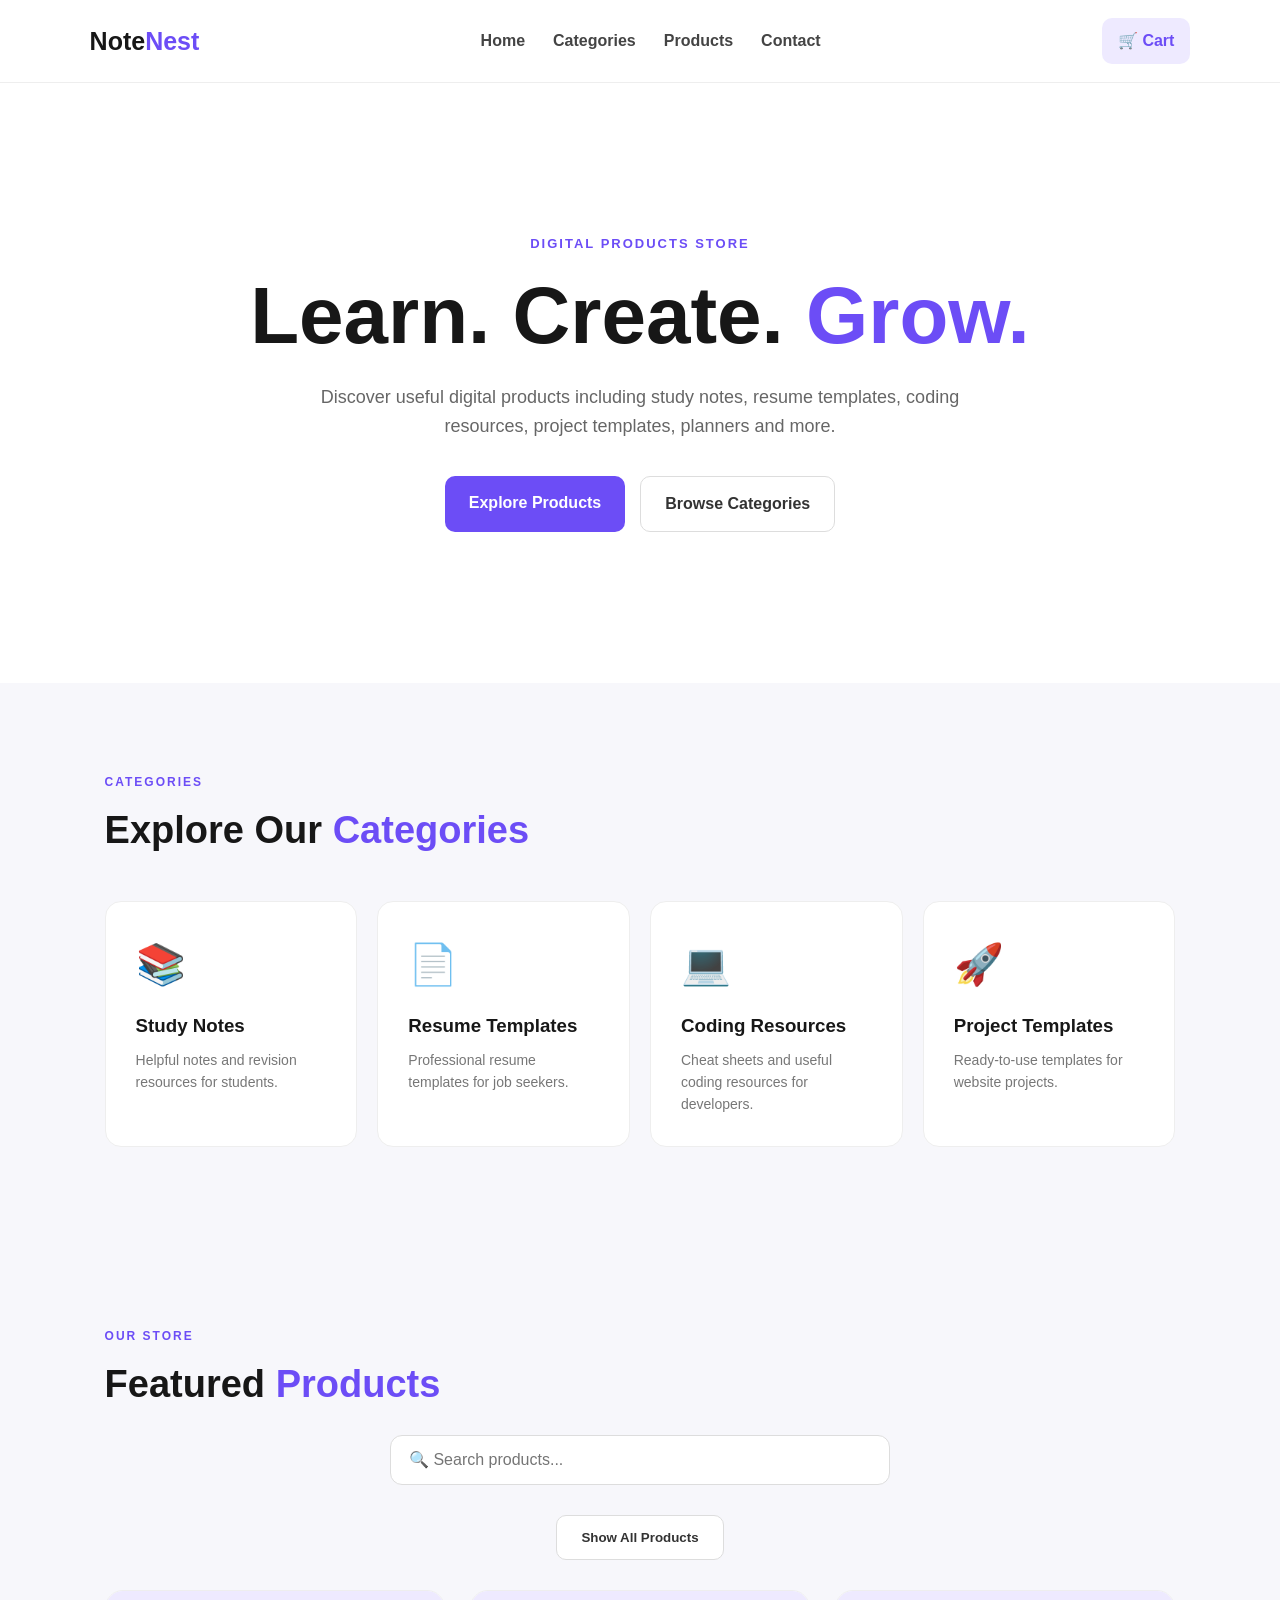
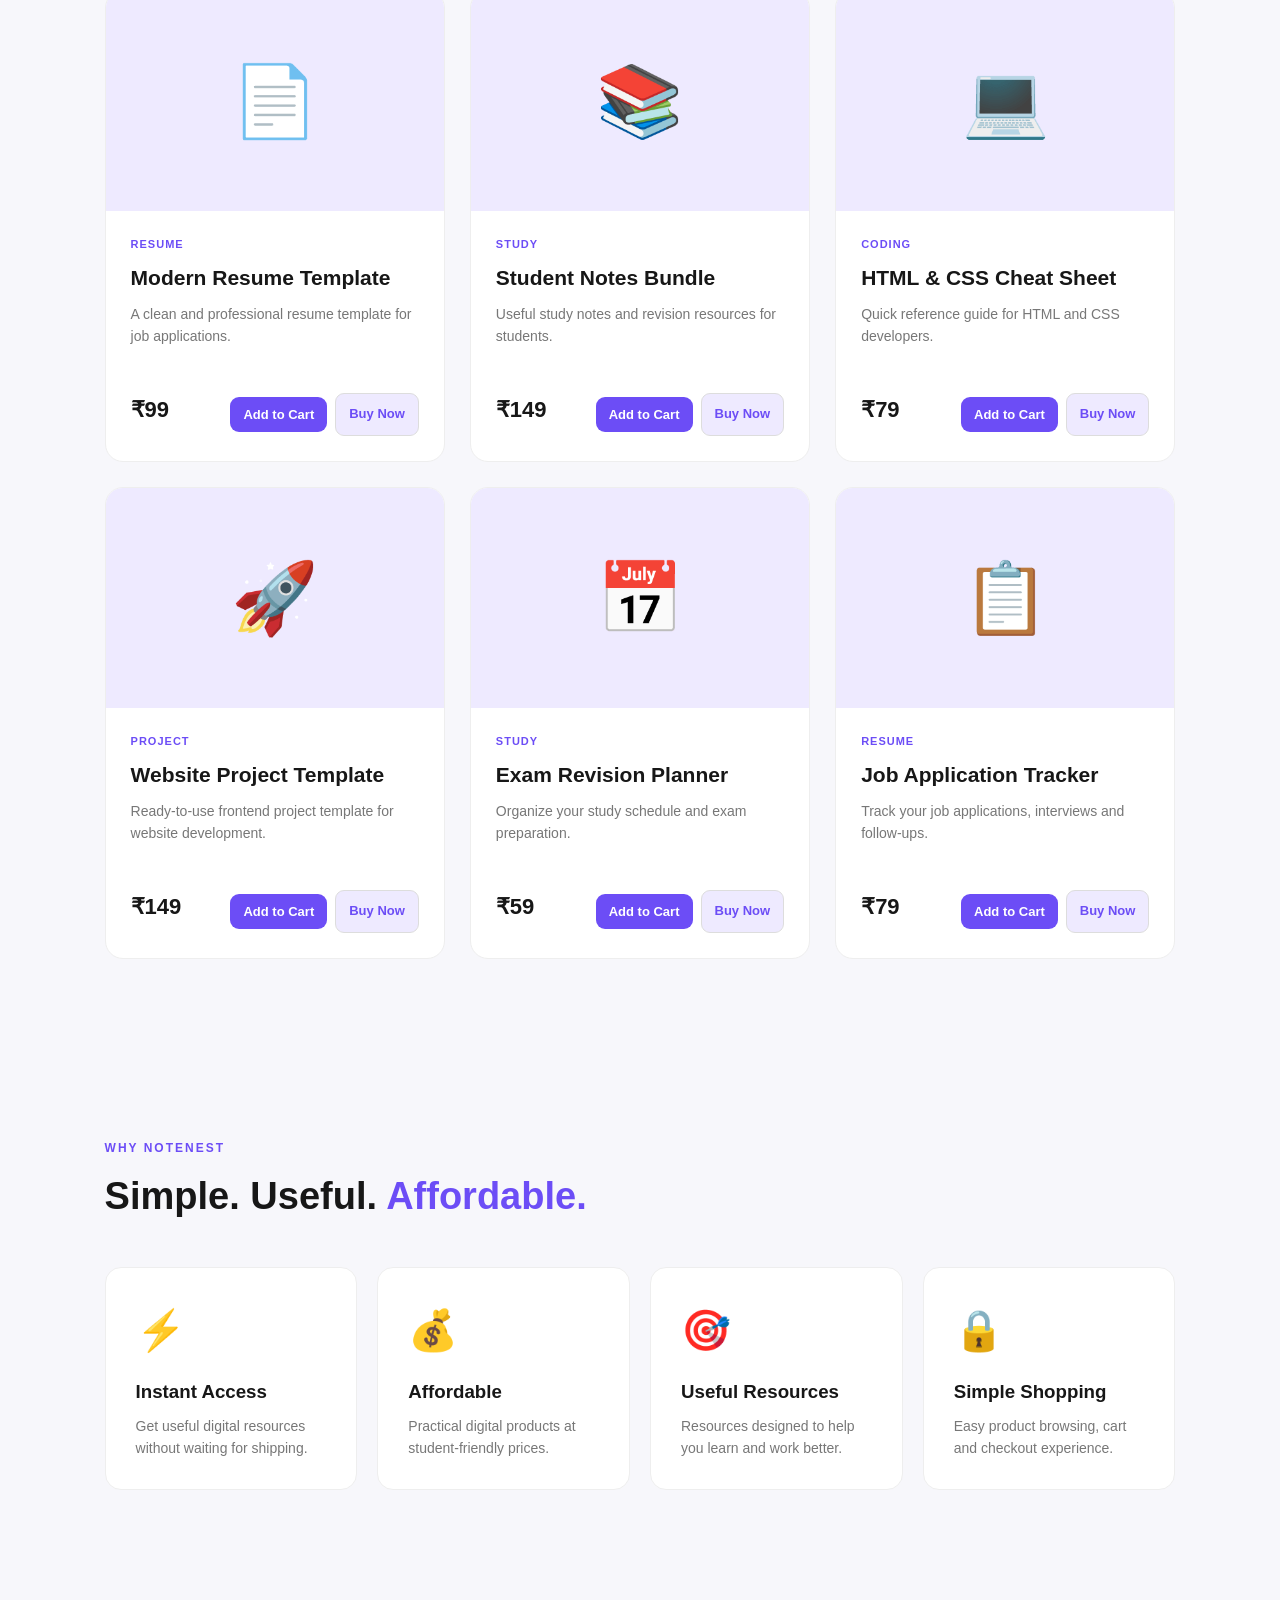
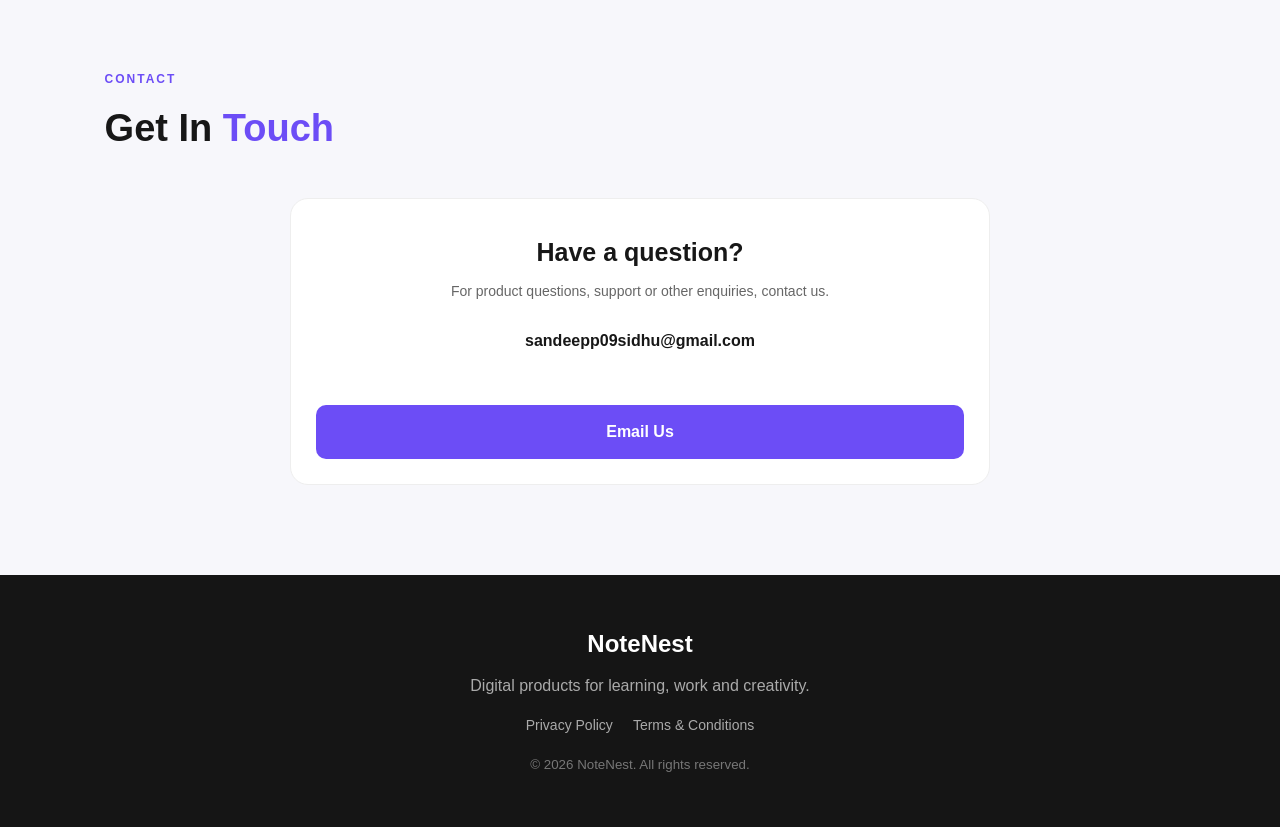
<file: index.html>
<!DOCTYPE html>
<html lang="en">

<head>
    <meta charset="UTF-8">

    <meta name="viewport"
          content="width=device-width, initial-scale=1.0">

    <meta name="description"
          content="NoteNest - Digital products, notes, resume templates, coding resources and project templates.">

    <meta name="author"
          content="NoteNest">

    <title>NoteNest | Digital Products Store</title>

    <link rel="icon"
          type="image/svg+xml"
          href="./favicon.svg">

    <link rel="stylesheet"
          href="style.css">
</head>

<body>

<!-- ================= NAVBAR ================= -->

<header class="navbar">

    <h2 class="logo">
        Note<span>Nest</span>
    </h2>

    <nav>
        <a href="#home">Home</a>
        <a href="#categories">Categories</a>
        <a href="#products">Products</a>
        <a href="#contact">Contact</a>
    </nav>

    <a href="cart.html"
       class="cart-btn">
        🛒 Cart
    </a>

</header>


<!-- ================= HERO ================= -->

<section id="home" class="hero">

    <div class="hero-content">

        <p class="small-title">
            DIGITAL PRODUCTS STORE
        </p>

        <h1>
            Learn. Create.
            <span>Grow.</span>
        </h1>

        <p class="hero-description">
            Discover useful digital products including
            study notes, resume templates, coding resources,
            project templates, planners and more.
        </p>

        <div class="hero-buttons">

            <a href="#products"
               class="primary-btn">
                Explore Products
            </a>

            <a href="#categories"
               class="secondary-btn">
                Browse Categories
            </a>

        </div>

    </div>

</section>


<!-- ================= CATEGORIES ================= -->

<section id="categories"
         class="section">

    <p class="section-label">
        CATEGORIES
    </p>

    <h2>
        Explore Our
        <span>Categories</span>
    </h2>


    <div class="category-grid">

        <!-- STUDY -->

        <div class="category-card"
             onclick="filterProducts('study')">

            <div class="icon">
                📚
            </div>

            <h3>
                Study Notes
            </h3>

            <p>
                Helpful notes and revision resources
                for students.
            </p>

        </div>


        <!-- RESUME -->

        <div class="category-card"
             onclick="filterProducts('resume')">

            <div class="icon">
                📄
            </div>

            <h3>
                Resume Templates
            </h3>

            <p>
                Professional resume templates
                for job seekers.
            </p>

        </div>


        <!-- CODING -->

        <div class="category-card"
             onclick="filterProducts('coding')">

            <div class="icon">
                💻
            </div>

            <h3>
                Coding Resources
            </h3>

            <p>
                Cheat sheets and useful coding
                resources for developers.
            </p>

        </div>


        <!-- PROJECT -->

        <div class="category-card"
             onclick="filterProducts('project')">

            <div class="icon">
                🚀
            </div>

            <h3>
                Project Templates
            </h3>

            <p>
                Ready-to-use templates for
                website projects.
            </p>

        </div>

    </div>

</section>


<!-- ================= PRODUCTS ================= -->

<section id="products"
         class="section">

    <p class="section-label">
        OUR STORE
    </p>

    <h2>
        Featured
        <span>Products</span>
    </h2>


    <!-- SEARCH -->

    <div class="search-box">

        <input
            type="text"
            id="productSearch"
            placeholder="🔍 Search products..."
            onkeyup="searchProducts()">

    </div>


    <!-- SHOW ALL -->

    <div style="text-align:center; margin-bottom:30px;">

        <button
            class="secondary-btn"
            onclick="showAllProducts()">

            Show All Products

        </button>

    </div>


    <div class="product-grid">


        <!-- PRODUCT 1 -->

        <div class="product-card">

            <div class="product-image">
                📄
            </div>

            <div class="product-info">

                <p class="product-category">
                    RESUME
                </p>

                <h3>
                    Modern Resume Template
                </h3>

                <p>
                    A clean and professional resume
                    template for job applications.
                </p>

                <div class="product-footer">

                    <strong>
                        ₹99
                    </strong>

                    <div class="product-actions">

                        <button
                            class="primary-btn"
                            onclick="addToCart('Modern Resume Template', 99)">

                            Add to Cart

                        </button>

                        <a href="product.html"
                           class="buy-btn">

                            Buy Now

                        </a>

                    </div>

                </div>

            </div>

        </div>


        <!-- PRODUCT 2 -->

        <div class="product-card">

            <div class="product-image">
                📚
            </div>

            <div class="product-info">

                <p class="product-category">
                    STUDY
                </p>

                <h3>
                    Student Notes Bundle
                </h3>

                <p>
                    Useful study notes and revision
                    resources for students.
                </p>

                <div class="product-footer">

                    <strong>
                        ₹149
                    </strong>

                    <div class="product-actions">

                        <button
                            class="primary-btn"
                            onclick="addToCart('Student Notes Bundle', 149)">

                            Add to Cart

                        </button>

                        <a href="notes.html"
                           class="buy-btn">

                            Buy Now

                        </a>

                    </div>

                </div>

            </div>

        </div>


        <!-- PRODUCT 3 -->

        <div class="product-card">

            <div class="product-image">
                💻
            </div>

            <div class="product-info">

                <p class="product-category">
                    CODING
                </p>

                <h3>
                    HTML & CSS Cheat Sheet
                </h3>

                <p>
                    Quick reference guide for
                    HTML and CSS developers.
                </p>

                <div class="product-footer">

                    <strong>
                        ₹79
                    </strong>

                    <div class="product-actions">

                        <button
                            class="primary-btn"
                            onclick="addToCart('HTML & CSS Cheat Sheet', 79)">

                            Add to Cart

                        </button>

                        <a href="coding.html"
                           class="buy-btn">

                            Buy Now

                        </a>

                    </div>

                </div>

            </div>

        </div>


        <!-- PRODUCT 4 -->

        <div class="product-card">

            <div class="product-image">
                🚀
            </div>

            <div class="product-info">

                <p class="product-category">
                    PROJECT
                </p>

                <h3>
                    Website Project Template
                </h3>

                <p>
                    Ready-to-use frontend project
                    template for website development.
                </p>

                <div class="product-footer">

                    <strong>
                        ₹149
                    </strong>

                    <div class="product-actions">

                        <button
                            class="primary-btn"
                            onclick="addToCart('Website Project Template', 149)">

                            Add to Cart

                        </button>

                        <a href="project.html"
                           class="buy-btn">

                            Buy Now

                        </a>

                    </div>

                </div>

            </div>

        </div>


        <!-- PRODUCT 5 -->

        <div class="product-card">

            <div class="product-image">
                📅
            </div>

            <div class="product-info">

                <p class="product-category">
                    STUDY
                </p>

                <h3>
                    Exam Revision Planner
                </h3>

                <p>
                    Organize your study schedule
                    and exam preparation.
                </p>

                <div class="product-footer">

                    <strong>
                        ₹59
                    </strong>

                    <div class="product-actions">

                        <button
                            class="primary-btn"
                            onclick="addToCart('Exam Revision Planner', 59)">

                            Add to Cart

                        </button>

                        <a href="planner.html"
                           class="buy-btn">

                            Buy Now

                        </a>

                    </div>

                </div>

            </div>

        </div>


        <!-- PRODUCT 6 -->

        <div class="product-card">

            <div class="product-image">
                📋
            </div>

            <div class="product-info">

                <p class="product-category">
                    RESUME
                </p>

                <h3>
                    Job Application Tracker
                </h3>

                <p>
                    Track your job applications,
                    interviews and follow-ups.
                </p>

                <div class="product-footer">

                    <strong>
                        ₹79
                    </strong>

                    <div class="product-actions">

                        <button
                            class="primary-btn"
                            onclick="addToCart('Job Application Tracker', 79)">

                            Add to Cart

                        </button>

                        <a href="tracker.html"
                           class="buy-btn">

                            Buy Now

                        </a>

                    </div>

                </div>

            </div>

        </div>

    </div>

</section>


<!-- ================= WHY NOTENEST ================= -->

<section class="section">

    <p class="section-label">
        WHY NOTENEST
    </p>

    <h2>
        Simple. Useful.
        <span>Affordable.</span>
    </h2>


    <div class="category-grid">

        <div class="category-card">

            <div class="icon">
                ⚡
            </div>

            <h3>
                Instant Access
            </h3>

            <p>
                Get useful digital resources
                without waiting for shipping.
            </p>

        </div>


        <div class="category-card">

            <div class="icon">
                💰
            </div>

            <h3>
                Affordable
            </h3>

            <p>
                Practical digital products
                at student-friendly prices.
            </p>

        </div>


        <div class="category-card">

            <div class="icon">
                🎯
            </div>

            <h3>
                Useful Resources
            </h3>

            <p>
                Resources designed to help
                you learn and work better.
            </p>

        </div>


        <div class="category-card">

            <div class="icon">
                🔒
            </div>

            <h3>
                Simple Shopping
            </h3>

            <p>
                Easy product browsing,
                cart and checkout experience.
            </p>

        </div>

    </div>

</section>


<!-- ================= CONTACT ================= -->

<section id="contact"
         class="section">

    <p class="section-label">
        CONTACT
    </p>

    <h2>
        Get In
        <span>Touch</span>
    </h2>


    <div class="product-card">

        <div class="product-info">

            <h3>
                Have a question?
            </h3>

            <p>
                For product questions, support
                or other enquiries, contact us.
            </p>

            <br>

            <strong>
                sandeepp09sidhu@gmail.com
            </strong>

            <br><br>

            <a
                href="mailto:sandeepp09sidhu@gmail.com"
                class="primary-btn">

                Email Us

            </a>

        </div>

    </div>

</section>


<!-- ================= FOOTER ================= -->

<footer>

    <h2>
        NoteNest
    </h2>

    <p>
        Digital products for learning,
        work and creativity.
    </p>


    <div class="footer-links">

        <a href="privacy.html">
            Privacy Policy
        </a>

        <a href="terms.html">
            Terms & Conditions
        </a>

    </div>


    <small>
        © 2026 NoteNest. All rights reserved.
    </small>

</footer>


<!-- ================= JAVASCRIPT ================= -->

<script src="script.js"></script>

</body>

</html>
</file>
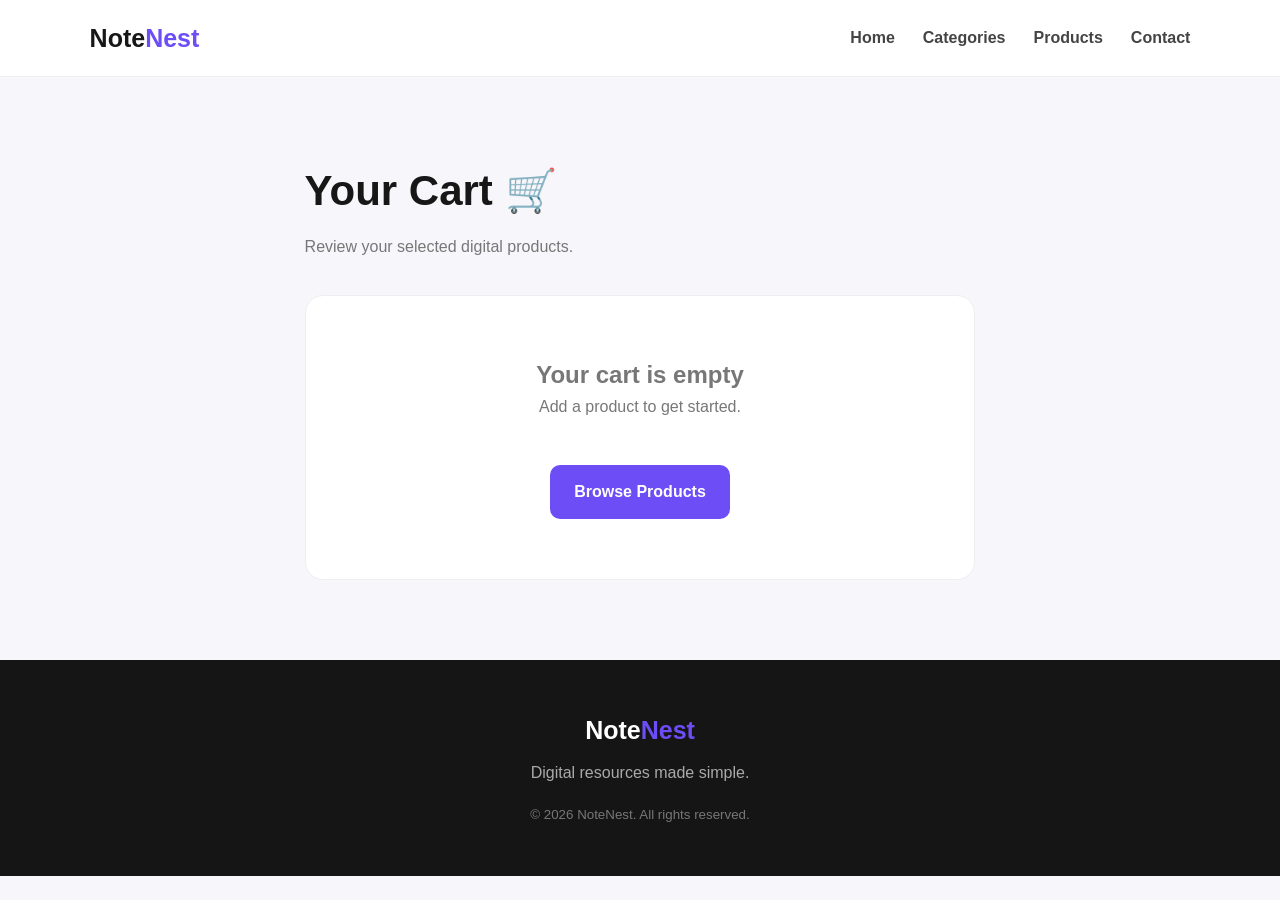
<file: cart.html>
<!DOCTYPE html>
<html lang="en">

<head>
    <meta charset="UTF-8">

    <meta name="viewport"
        content="width=device-width, initial-scale=1.0">

    <title>Cart | NoteNest</title>
<link rel="icon" type="image/svg+xml" href="./favicon.svg">
    <link rel="stylesheet" href="style.css">

    <style>
/* ===== CART QUANTITY BUTTONS ===== */

.cart-item > div:last-child {
    display: flex;
    align-items: center;
    gap: 8px;
    flex-wrap: wrap;
}

.cart-item > div:last-child > button {
    border: none;
    background: #eeeaff;
    color: #6c4df6;
    padding: 8px 12px;
    border-radius: 8px;
    font-weight: bold;
    cursor: pointer;
}

.cart-item > div:last-child > button:hover {
    background: #ddd6ff;
}

.cart-item > div:last-child > strong {
    min-width: 25px;
    text-align: center;
}

.cart-item .cart-price {
    margin-left: 8px;
}


/* Mobile */

@media (max-width: 600px) {

    .cart-item > div:last-child {
        width: 100%;
    }

    .cart-item .cart-price {
        margin-left: 5px;
    }
}
        .cart-page {
            max-width: 850px;
            margin: auto;
            padding: 80px 7%;
        }

        .cart-page h1 {
            font-size: 42px;
            margin-bottom: 10px;
        }

        .cart-page > p {
            color: #777;
            margin-bottom: 35px;
        }

        .cart-box {
            background: white;
            border: 1px solid #eee;
            border-radius: 18px;
            padding: 30px;
        }

        .cart-item {
            display: flex;
            align-items: center;
            justify-content: space-between;
            gap: 20px;
            padding-bottom: 25px;
            margin-bottom: 25px;
            border-bottom: 1px solid #eee;
        }

        .cart-item h3 {
            margin-bottom: 5px;
        }

        .cart-item p {
            color: #777;
        }

        .cart-price {
            font-size: 20px;
            font-weight: bold;
            margin-right: 15px;
        }

        .cart-item button {
            border: none;
            background: #ffe8e8;
            color: #d33;
            padding: 9px 12px;
            border-radius: 8px;
            cursor: pointer;
            font-weight: bold;
        }

        .empty-cart {
            text-align: center;
            padding: 30px 0;
            color: #777;
        }

        .shop-btn {
            display: inline-block;
            margin-top: 20px;
            padding: 14px 24px;
            background: #6c4df6;
            color: white;
            text-decoration: none;
            border-radius: 10px;
            font-weight: bold;
        }

        .shop-btn:hover {
            background: #5638e8;
        }

        .cart-total {
            display: flex;
            align-items: center;
            justify-content: space-between;
            gap: 20px;
            margin-top: 10px;
        }

        .cart-total h2 {
            margin: 0;
        }

        @media (max-width: 600px) {

            .cart-page {
                padding: 60px 5%;
            }

            .cart-page h1 {
                font-size: 36px;
            }

            .cart-item {
                flex-direction: column;
                align-items: flex-start;
            }

            .cart-total {
                flex-direction: column;
                align-items: flex-start;
            }

        }

    </style>

</head>


<body>


    <!-- NAVBAR -->

    <header class="navbar">

        <div class="logo">
            Note<span>Nest</span>
        </div>

        <nav>

            <a href="index.html">
                Home
            </a>

            <a href="index.html#categories">
                Categories
            </a>

            <a href="index.html#products">
                Products
            </a>

            <a href="index.html#contact">
                Contact
            </a>

        </nav>

    </header>


    <!-- CART -->

    <main class="cart-page">

        <h1>
            Your Cart 🛒
        </h1>

        <p>
            Review your selected digital products.
        </p>


        <div class="cart-box">

            <!-- JavaScript products here -->

            <div id="cartItems">

            </div>
<div id="checkoutArea" style="display:none; margin-top:25px;">

    <h2 id="cartTotal">
        Total: ₹0
    </h2>

    <br>

    <a href="checkout.html" class="shop-btn">
        Proceed to Checkout →
    </a>

</div>
        </div>

    </main>


    <!-- FOOTER -->

    <footer>

        <div class="logo">
            Note<span>Nest</span>
        </div>

        <p>
            Digital resources made simple.
        </p>

        <small>
            © 2026 NoteNest. All rights reserved.
        </small>

    </footer>


    <!-- JAVASCRIPT -->

    <script src="script.js"></script>

</body>

</html>
</file>
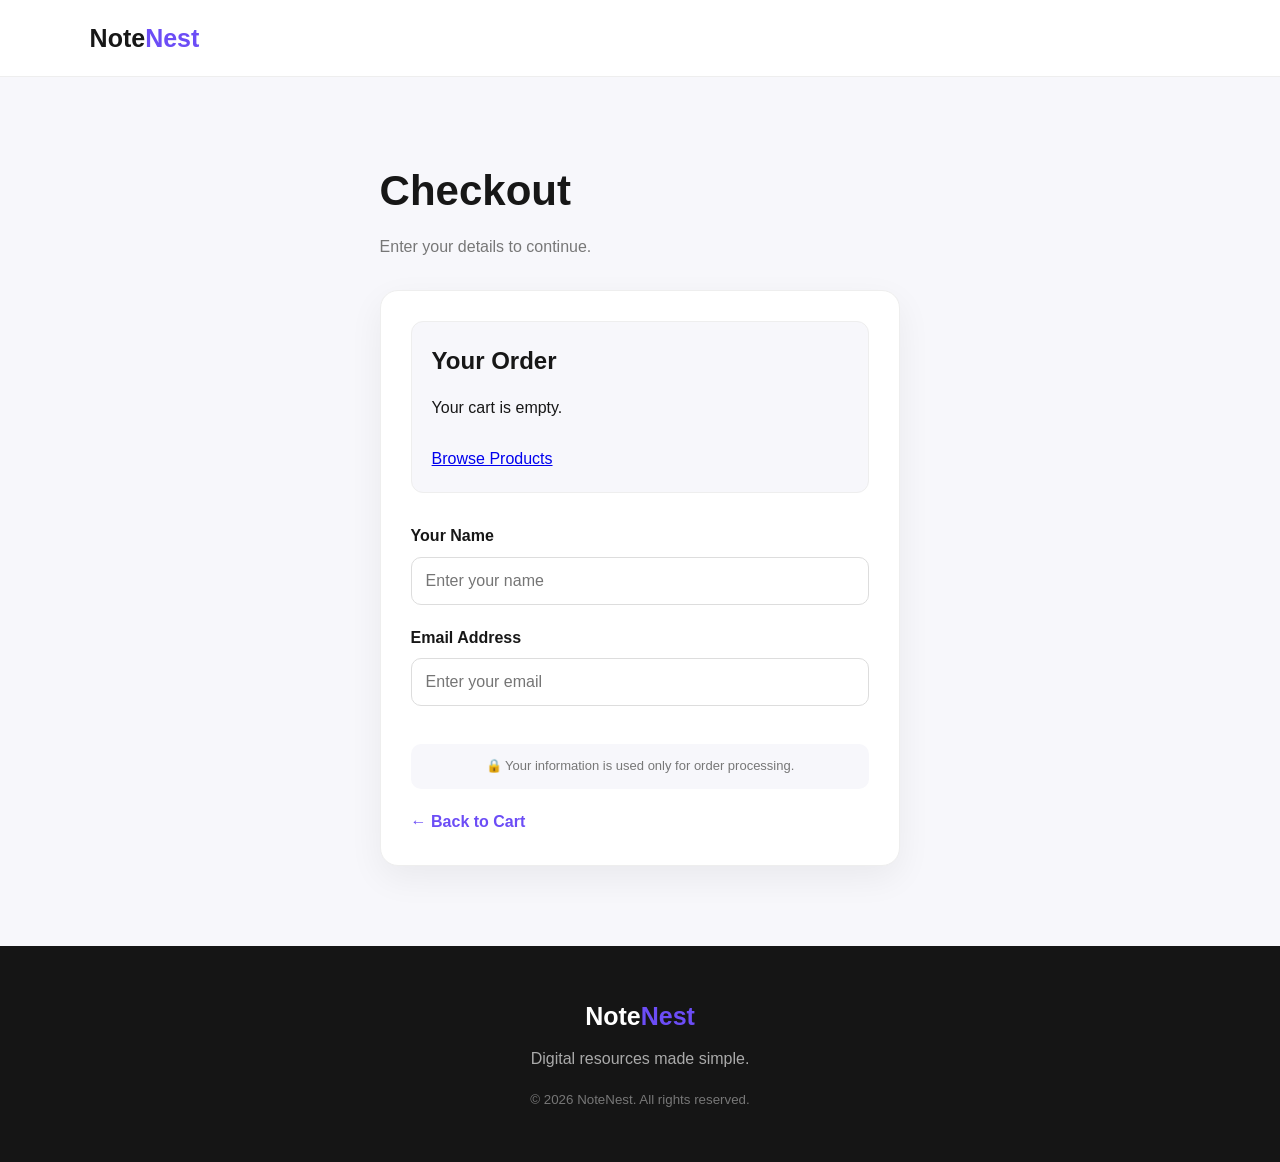
<file: checkout.html>
<!DOCTYPE html>
<html lang="en">

<head>
    <meta charset="UTF-8">
    <meta name="viewport" content="width=device-width, initial-scale=1.0">

    <title>Checkout | NoteNest</title>
<link rel="icon" type="image/svg+xml" href="./favicon.svg">
    <link rel="stylesheet" href="style.css">

    <style>
    /* ===== PROFESSIONAL CHECKOUT ===== */

.checkout-box {
    box-shadow: 0 12px 35px rgba(0, 0, 0, 0.06);
}

.order-summary {
    border: 1px solid #eee;
}

.checkout-product {
    display: flex;
    justify-content: space-between;
    gap: 15px;
    padding: 14px 0;
}

.checkout-total {
    border-top: 2px solid #ddd;
    padding-top: 18px;
}

.payment-btn {
    transition: 0.2s;
}

.payment-btn:hover {
    transform: translateY(-2px);
}

.checkout-note {
    margin-top: 18px;
    padding: 12px;
    background: #f7f7fb;
    border-radius: 10px;
    text-align: center;
    font-size: 13px;
    color: #777;
}
        .checkout-page {
            max-width: 700px;
            margin: auto;
            padding: 80px 7%;
        }

        .checkout-page h1 {
            font-size: 42px;
            margin-bottom: 10px;
        }

        .checkout-page > p {
            color: #777;
            margin-bottom: 30px;
        }

        .checkout-box {
            background: white;
            padding: 30px;
            border-radius: 18px;
            border: 1px solid #eee;
        }

        .order-summary {
            background: #f7f7fb;
            padding: 20px;
            border-radius: 12px;
            margin-bottom: 30px;
        }

        .order-summary h2 {
            margin-bottom: 15px;
        }

        .checkout-product {
            padding: 10px 0;
            border-bottom: 1px solid #ddd;
        }

        .checkout-total {
            font-size: 22px;
            font-weight: bold;
            margin-top: 20px;
        }

        .checkout-box label {
            display: block;
            font-weight: bold;
            margin-bottom: 8px;
        }

        .checkout-box input {
            width: 100%;
            padding: 14px;
            border: 1px solid #ddd;
            border-radius: 10px;
            margin-bottom: 20px;
            font-size: 16px;
        }

        .payment-btn {
            width: 100%;
            padding: 16px;
            border: none;
            border-radius: 10px;
            background: #6c4df6;
            color: white;
            font-size: 17px;
            font-weight: bold;
            cursor: pointer;
        }

        .payment-btn:hover {
            background: #5638e8;
        }

        .back-link {
            display: inline-block;
            margin-top: 20px;
            color: #6c4df6;
            text-decoration: none;
            font-weight: bold;
        }
    </style>
</head>

<body>

<header class="navbar">

    <div class="logo">
        Note<span>Nest</span>
    </div>

</header>


<main class="checkout-page">

    <h1>Checkout</h1>

    <p>Enter your details to continue.</p>


    <div class="checkout-box">

        <div class="order-summary">

            <h2>Your Order</h2>

            <div id="checkoutProducts">
                Loading...
            </div>

            <div
                class="checkout-total"
                id="checkoutTotal">
                Total: ₹0
            </div>

        </div>


        <form onsubmit="startPayment(event)">

            <label for="name">
                Your Name
            </label>

            <input
                type="text"
                id="name"
                placeholder="Enter your name"
                required
            >


            <label for="email">
                Email Address
            </label>

            <input
                type="email"
                id="email"
                placeholder="Enter your email"
                required
            >


            <button
                type="submit"
                class="payment-btn"
                id="paymentButton">
                Continue to Payment
            </button>
<p class="checkout-note">
    🔒 Your information is used only for order processing.
</p>
        </form>


        <a
            href="cart.html"
            class="back-link">
            ← Back to Cart
        </a>

    </div>

</main>


<footer>

    <div class="logo">
        Note<span>Nest</span>
    </div>

    <p>
        Digital resources made simple.
    </p>

    <small>
        © 2026 NoteNest. All rights reserved.
    </small>

</footer>


<script src="script.js"></script>


<script>

function loadCheckout() {

    const cart = JSON.parse(
        localStorage.getItem("noteNestCart") || "[]"
    );

    const products =
        document.getElementById("checkoutProducts");

    const total =
        document.getElementById("checkoutTotal");

    const button =
        document.getElementById("paymentButton");


    if (cart.length === 0) {

        products.innerHTML = `
            <p>Your cart is empty.</p>

            <br>

            <a href="index.html#products"
               class="shop-btn">
                Browse Products
            </a>
        `;

        total.style.display = "none";

        button.style.display = "none";

        return;
    }


    let totalPrice = 0;


    products.innerHTML = cart.map(item => {

        const quantity = item.quantity || 1;

totalPrice += Number(item.price) * quantity;

        return `
            <div class="checkout-product">

                <strong>
                    ${item.name}
                </strong>

<span>
    — ₹${item.price} × ${item.quantity || 1}
</span>
            </div>
        `;

    }).join("");


    total.innerHTML =
        "Total: ₹" + totalPrice;


    button.innerHTML =
        "Continue to Payment — ₹" + totalPrice;
}


function startPayment(event) {

    event.preventDefault();

    const name =
        document.getElementById("name").value;

    const email =
        document.getElementById("email").value;

    alert(
        "Thank you, " +
        name +
        "! 🎉\n\n" +
        "Email: " +
        email +
        "\n\n" +
        "Demo order completed successfully!"
    );

    window.location.href = "download.html";
}


document.addEventListener(
    "DOMContentLoaded",
    loadCheckout
);

</script>

</body>

</html>
</file>
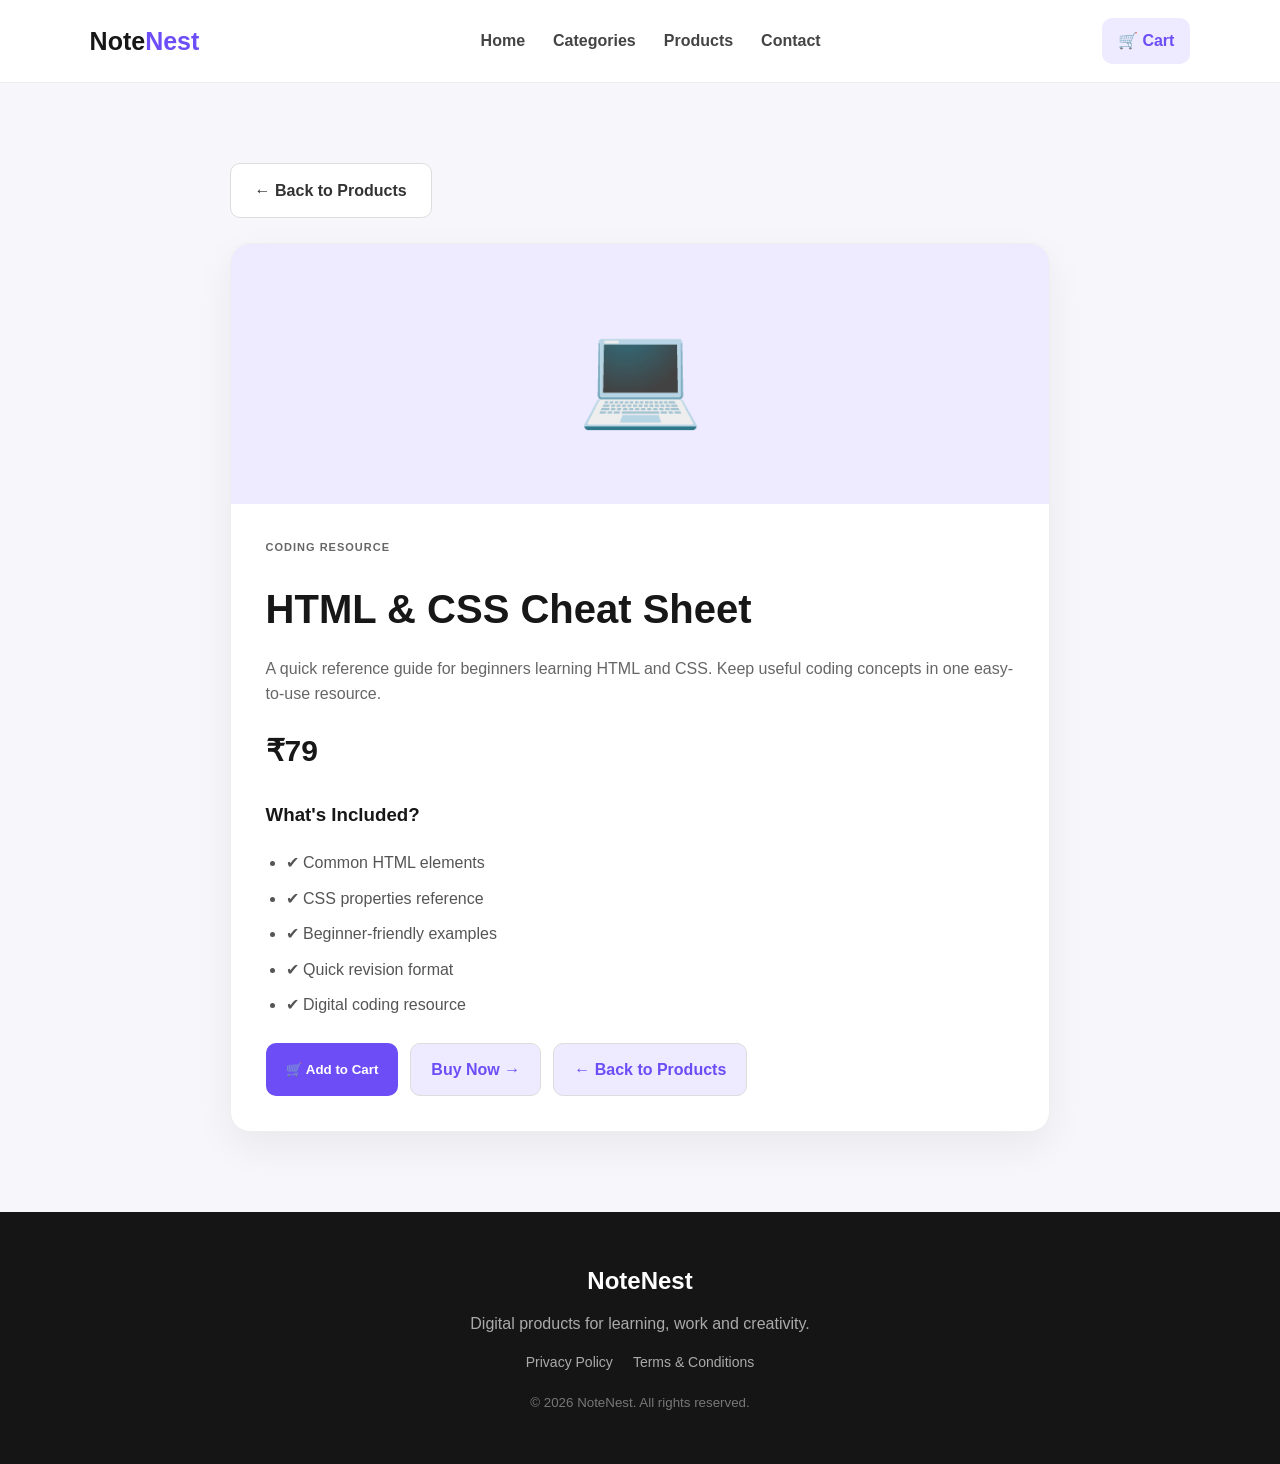
<file: coding.html>
<!DOCTYPE html>
<html lang="en">

<head>
    <meta charset="UTF-8">

    <meta name="viewport"
          content="width=device-width, initial-scale=1.0">

    <meta name="description"
          content="HTML & CSS Cheat Sheet - NoteNest">

    <title>HTML & CSS Cheat Sheet | NoteNest</title>

    <link rel="icon"
          type="image/svg+xml"
          href="./favicon.svg">

    <link rel="stylesheet"
          href="style.css">

    <style>

        .product-page {
            max-width: 1000px;
            margin: auto;
            padding: 80px 7%;
        }

        .product-detail {
            background: white;
            border: 1px solid #eee;
            border-radius: 20px;
            overflow: hidden;
            box-shadow: 0 15px 40px rgba(0,0,0,0.06);
        }

        .product-detail-image {
            background: #eeeaff;
            padding: 50px 30px;
            text-align: center;
        }

        .coding-icon {
            font-size: 100px;
        }

        .product-detail-info {
            padding: 35px;
        }

        .product-detail-info h1 {
            font-size: 40px;
            margin: 10px 0 15px;
        }

        .product-detail-info p {
            color: #666;
            margin-bottom: 20px;
        }

        .product-price {
            font-size: 30px;
            font-weight: bold;
            margin-bottom: 25px;
        }

        .product-buttons {
            display: flex;
            gap: 12px;
            flex-wrap: wrap;
            margin-top: 25px;
        }

        .product-buttons button,
        .product-buttons a {
            display: inline-block;
            padding: 13px 20px;
            border-radius: 10px;
            text-decoration: none;
            font-weight: bold;
            cursor: pointer;
        }

        .buy-btn {
            background: #eeeaff;
            color: #6c4df6;
            border: 1px solid #ddd;
        }

        .buy-btn:hover {
            background: #ddd6ff;
        }

        .feature-list {
            margin: 20px 0;
            padding-left: 20px;
        }

        .feature-list li {
            margin-bottom: 10px;
            color: #555;
        }

        .back-link {
            margin-bottom: 25px;
            display: inline-block;
        }

        @media (max-width: 600px) {

            .product-page {
                padding: 55px 5%;
            }

            .product-detail-info {
                padding: 25px;
            }

            .product-detail-info h1 {
                font-size: 30px;
            }

            .product-buttons {
                flex-direction: column;
            }

            .product-buttons a,
            .product-buttons button {
                width: 100%;
                text-align: center;
            }

        }

    </style>

</head>


<body>


<!-- ================= NAVBAR ================= -->

<header class="navbar">

    <h2 class="logo">
        Note<span>Nest</span>
    </h2>

    <nav>

        <a href="index.html#home">
            Home
        </a>

        <a href="index.html#categories">
            Categories
        </a>

        <a href="index.html#products">
            Products
        </a>

        <a href="index.html#contact">
            Contact
        </a>

    </nav>

    <a href="cart.html"
       class="cart-btn">

        🛒 Cart

    </a>

</header>


<!-- ================= PRODUCT PAGE ================= -->

<main class="product-page">

    <a href="index.html#products"
       class="secondary-btn back-link">

        ← Back to Products

    </a>


    <div class="product-detail">


        <!-- PRODUCT IMAGE -->

        <div class="product-detail-image">

            <div class="coding-icon">
                💻
            </div>

        </div>


        <!-- PRODUCT INFORMATION -->

        <div class="product-detail-info">

            <p class="product-category">
                CODING RESOURCE
            </p>

            <h1>
                HTML & CSS Cheat Sheet
            </h1>

            <p>
                A quick reference guide for
                beginners learning HTML and CSS.
                Keep useful coding concepts in
                one easy-to-use resource.
            </p>


            <div class="product-price">
                ₹79
            </div>


            <h3>
                What's Included?
            </h3>

            <ul class="feature-list">

                <li>
                    ✔ Common HTML elements
                </li>

                <li>
                    ✔ CSS properties reference
                </li>

                <li>
                    ✔ Beginner-friendly examples
                </li>

                <li>
                    ✔ Quick revision format
                </li>

                <li>
                    ✔ Digital coding resource
                </li>

            </ul>


            <!-- BUTTONS -->

            <div class="product-buttons">

                <button
                    class="primary-btn"
                    onclick="addToCart(
                        'HTML & CSS Cheat Sheet',
                        79
                    )">

                    🛒 Add to Cart

                </button>


                <a
                    href="checkout.html"
                    class="buy-btn">

                    Buy Now →

                </a>


                <a
                    href="index.html#products"
                    class="buy-btn">

                    ← Back to Products

                </a>

            </div>

        </div>

    </div>

</main>


<!-- ================= FOOTER ================= -->

<footer>

    <h2>
        NoteNest
    </h2>

    <p>
        Digital products for learning,
        work and creativity.
    </p>


    <div class="footer-links">

        <a href="privacy.html">
            Privacy Policy
        </a>

        <a href="terms.html">
            Terms & Conditions
        </a>

    </div>


    <small>
        © 2026 NoteNest. All rights reserved.
    </small>

</footer>


<script src="script.js"></script>


</body>

</html>
</file>
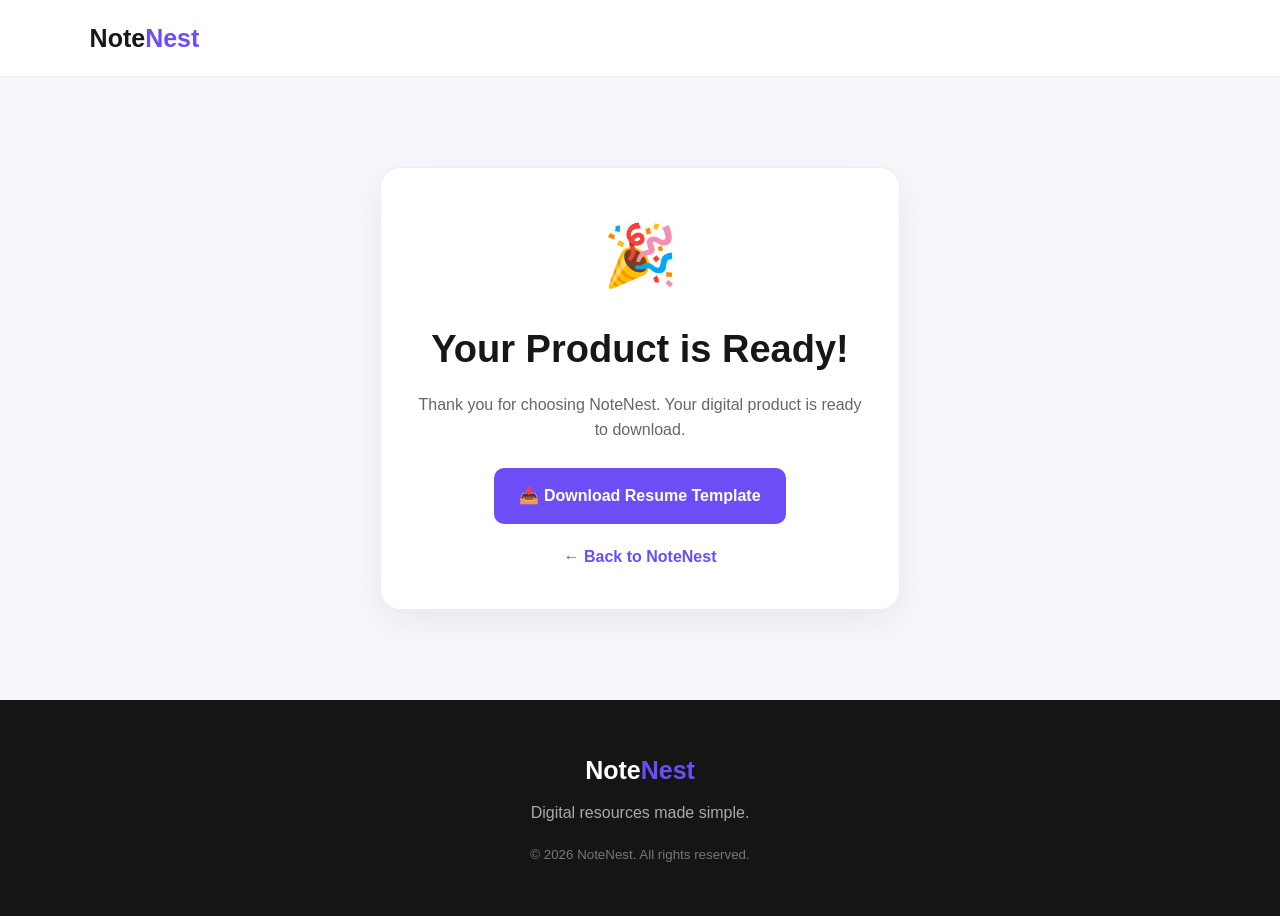
<file: download.html>
<!DOCTYPE html>
<html lang="en">

<head>
    <meta charset="UTF-8">

    <meta name="viewport"
          content="width=device-width, initial-scale=1.0">

    <title>Download | NoteNest</title>
<link rel="icon" type="image/svg+xml" href="./favicon.svg">
    <link rel="stylesheet"
          href="style.css">

    <style>
        .download-page {
            max-width: 700px;
            margin: auto;
            padding: 90px 7%;
            text-align: center;
        }

        .download-box {
            background: white;
            border: 1px solid #eee;
            border-radius: 20px;
            padding: 40px 30px;
            box-shadow: 0 12px 35px rgba(0,0,0,0.06);
        }

        .success-icon {
            font-size: 60px;
            margin-bottom: 15px;
        }

        .download-page h1 {
            font-size: 38px;
            margin-bottom: 12px;
        }

        .download-page p {
            color: #666;
            margin-bottom: 25px;
        }

        .download-btn {
            display: inline-block;
            padding: 15px 25px;
            background: #6c4df6;
            color: white;
            text-decoration: none;
            border-radius: 10px;
            font-weight: bold;
        }

        .download-btn:hover {
            background: #5638e8;
        }

        .back-link {
            display: inline-block;
            margin-top: 20px;
            color: #6c4df6;
            text-decoration: none;
            font-weight: bold;
        }
    </style>

</head>

<body>

<header class="navbar">

    <div class="logo">
        Note<span>Nest</span>
    </div>

</header>


<main class="download-page">

    <div class="download-box">

        <div class="success-icon">
            🎉
        </div>

        <h1>
            Your Product is Ready!
        </h1>

        <p>
            Thank you for choosing NoteNest.
            Your digital product is ready to download.
        </p>

        <a
            href="products/resume-template.pdf"
            class="download-btn"
            download>
            📥 Download Resume Template
        </a>

        <br>

        <a
            href="index.html"
            class="back-link">
            ← Back to NoteNest
        </a>

    </div>

</main>


<footer>

    <div class="logo">
        Note<span>Nest</span>
    </div>

    <p>
        Digital resources made simple.
    </p>

    <small>
        © 2026 NoteNest. All rights reserved.
    </small>

</footer>

</body>

</html>
</file>
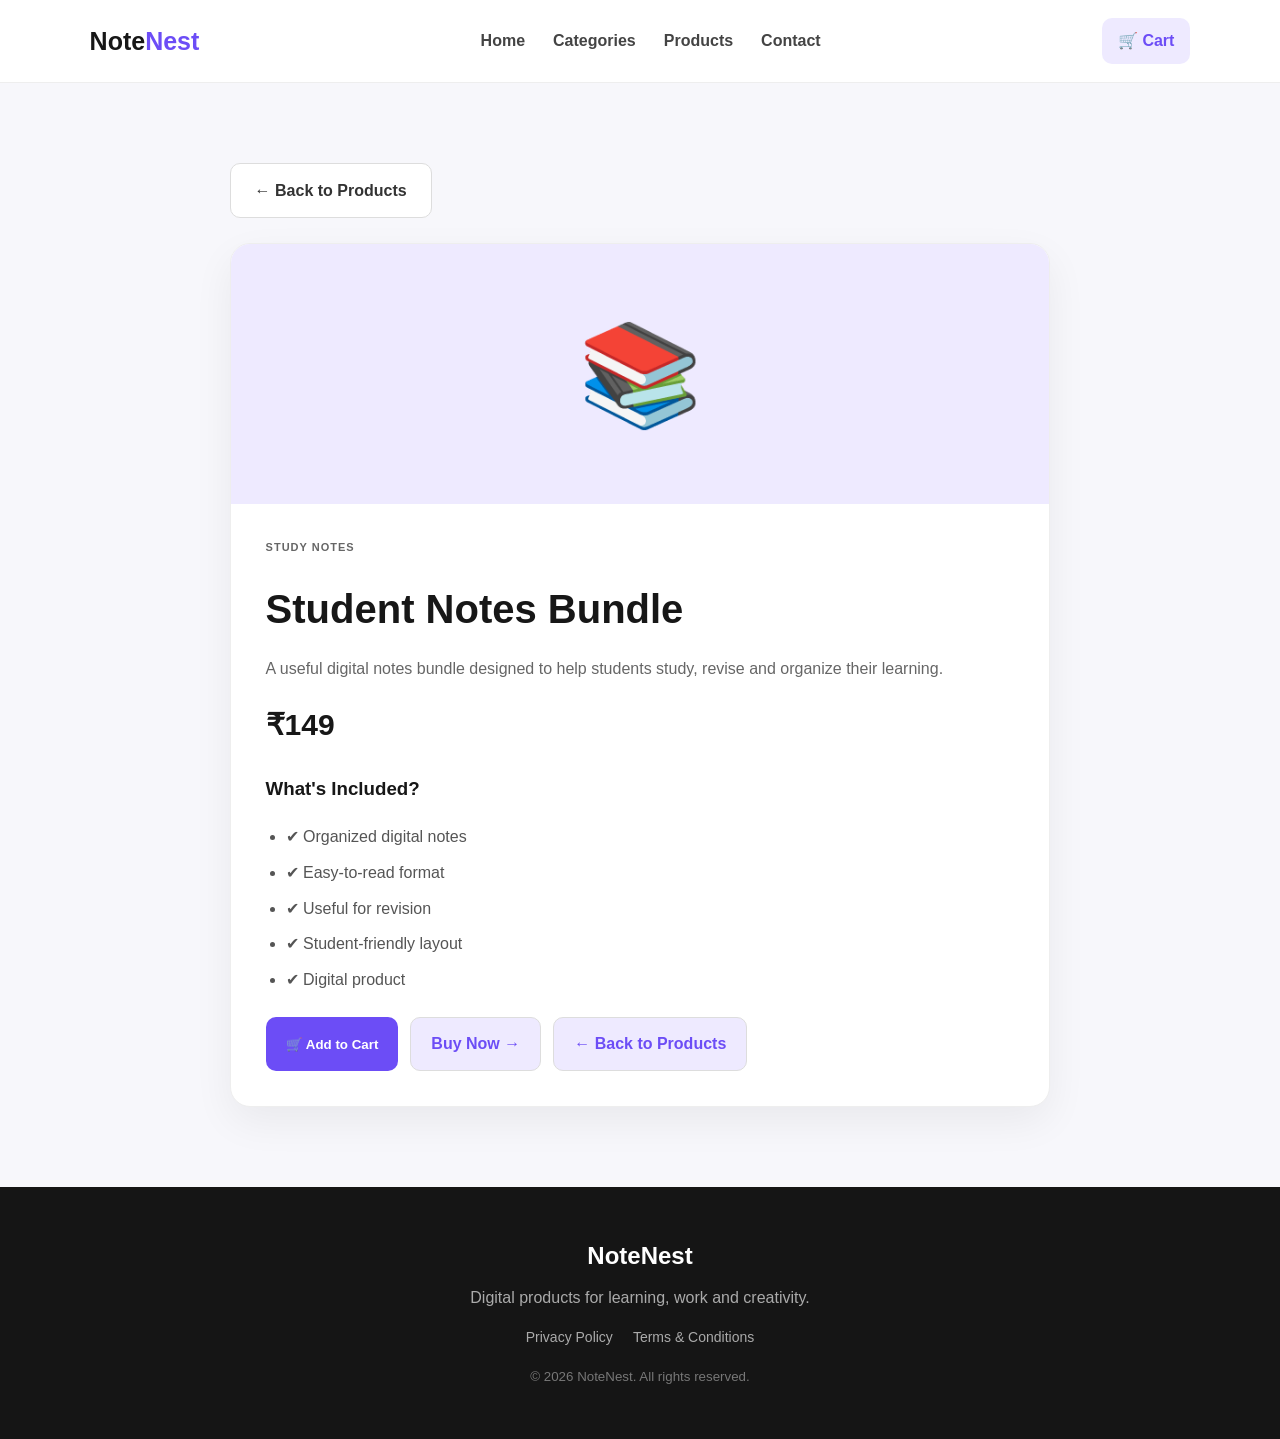
<file: notes.html>
<!DOCTYPE html>
<html lang="en">

<head>
    <meta charset="UTF-8">

    <meta name="viewport"
          content="width=device-width, initial-scale=1.0">

    <meta name="description"
          content="Student Notes Bundle - NoteNest">

    <title>Student Notes Bundle | NoteNest</title>

    <link rel="icon"
          type="image/svg+xml"
          href="./favicon.svg">

    <link rel="stylesheet"
          href="style.css">

    <style>

        .product-page {
            max-width: 1000px;
            margin: auto;
            padding: 80px 7%;
        }

        .product-detail {
            background: white;
            border: 1px solid #eee;
            border-radius: 20px;
            overflow: hidden;
            box-shadow: 0 15px 40px rgba(0,0,0,0.06);
        }

        .product-detail-image {
            background: #eeeaff;
            padding: 50px 30px;
            text-align: center;
        }

        .notes-icon {
            font-size: 100px;
        }

        .product-detail-info {
            padding: 35px;
        }

        .product-detail-info h1 {
            font-size: 40px;
            margin: 10px 0 15px;
        }

        .product-detail-info p {
            color: #666;
            margin-bottom: 20px;
        }

        .product-price {
            font-size: 30px;
            font-weight: bold;
            margin-bottom: 25px;
        }

        .product-buttons {
            display: flex;
            gap: 12px;
            flex-wrap: wrap;
            margin-top: 25px;
        }

        .product-buttons button,
        .product-buttons a {
            display: inline-block;
            padding: 13px 20px;
            border-radius: 10px;
            text-decoration: none;
            font-weight: bold;
            cursor: pointer;
        }

        .buy-btn {
            background: #eeeaff;
            color: #6c4df6;
            border: 1px solid #ddd;
        }

        .buy-btn:hover {
            background: #ddd6ff;
        }

        .feature-list {
            margin: 20px 0;
            padding-left: 20px;
        }

        .feature-list li {
            margin-bottom: 10px;
            color: #555;
        }

        .back-link {
            margin-bottom: 25px;
            display: inline-block;
        }

        @media (max-width: 600px) {

            .product-page {
                padding: 55px 5%;
            }

            .product-detail-info {
                padding: 25px;
            }

            .product-detail-info h1 {
                font-size: 30px;
            }

            .product-buttons {
                flex-direction: column;
            }

            .product-buttons a,
            .product-buttons button {
                width: 100%;
                text-align: center;
            }

        }

    </style>

</head>


<body>


<!-- ================= NAVBAR ================= -->

<header class="navbar">

    <h2 class="logo">
        Note<span>Nest</span>
    </h2>

    <nav>

        <a href="index.html#home">
            Home
        </a>

        <a href="index.html#categories">
            Categories
        </a>

        <a href="index.html#products">
            Products
        </a>

        <a href="index.html#contact">
            Contact
        </a>

    </nav>

    <a href="cart.html"
       class="cart-btn">

        🛒 Cart

    </a>

</header>


<!-- ================= PRODUCT PAGE ================= -->

<main class="product-page">


    <a href="index.html#products"
       class="secondary-btn back-link">

        ← Back to Products

    </a>


    <div class="product-detail">


        <!-- PRODUCT IMAGE -->

        <div class="product-detail-image">

            <div class="notes-icon">
                📚
            </div>

        </div>


        <!-- PRODUCT INFORMATION -->

        <div class="product-detail-info">

            <p class="product-category">
                STUDY NOTES
            </p>

            <h1>
                Student Notes Bundle
            </h1>

            <p>
                A useful digital notes bundle
                designed to help students study,
                revise and organize their learning.
            </p>


            <div class="product-price">
                ₹149
            </div>


            <h3>
                What's Included?
            </h3>

            <ul class="feature-list">

                <li>
                    ✔ Organized digital notes
                </li>

                <li>
                    ✔ Easy-to-read format
                </li>

                <li>
                    ✔ Useful for revision
                </li>

                <li>
                    ✔ Student-friendly layout
                </li>

                <li>
                    ✔ Digital product
                </li>

            </ul>


            <!-- BUTTONS -->

            <div class="product-buttons">

                <button
                    class="primary-btn"
                    onclick="addToCart(
                        'Student Notes Bundle',
                        149
                    )">

                    🛒 Add to Cart

                </button>


                <a
                    href="checkout.html"
                    class="buy-btn">

                    Buy Now →

                </a>


                <a
                    href="index.html#products"
                    class="buy-btn">

                    ← Back to Products

                </a>

            </div>

        </div>

    </div>

</main>


<!-- ================= FOOTER ================= -->

<footer>

    <h2>
        NoteNest
    </h2>

    <p>
        Digital products for learning,
        work and creativity.
    </p>


    <div class="footer-links">

        <a href="privacy.html">
            Privacy Policy
        </a>

        <a href="terms.html">
            Terms & Conditions
        </a>

    </div>


    <small>
        © 2026 NoteNest. All rights reserved.
    </small>

</footer>


<script src="script.js"></script>


</body>

</html>
</file>
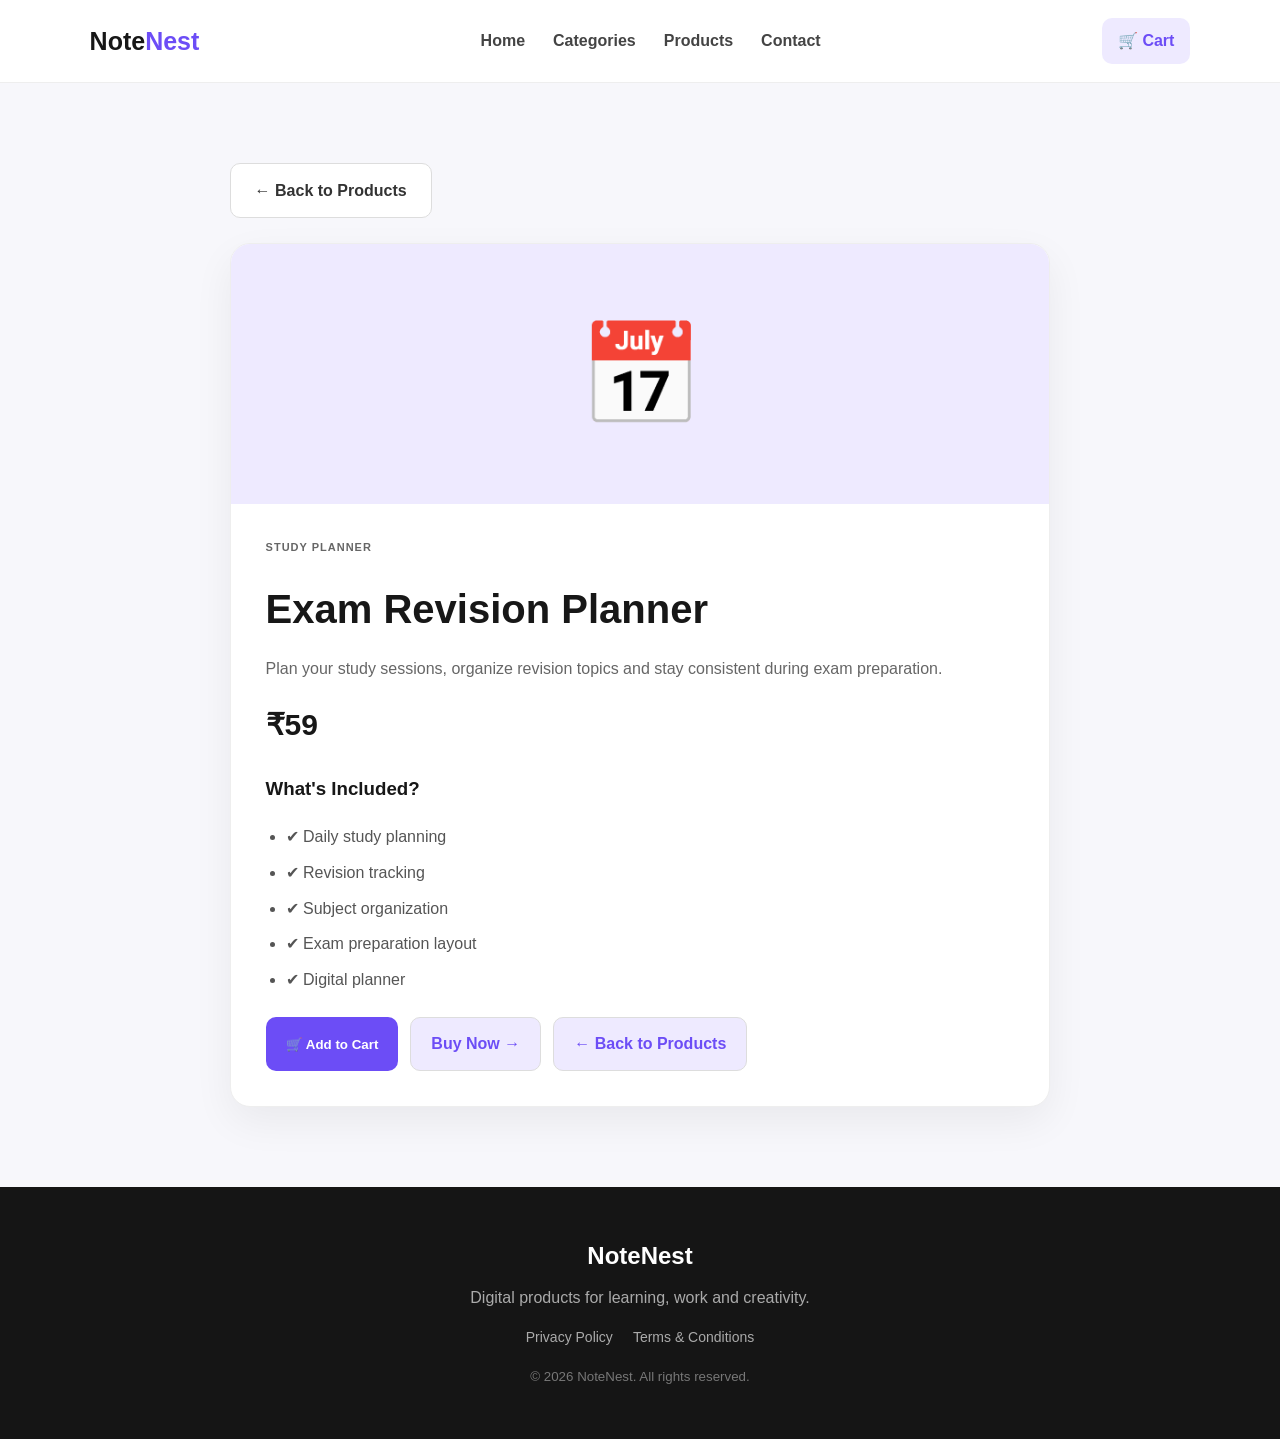
<file: planner.html>
<!DOCTYPE html>
<html lang="en">

<head>
    <meta charset="UTF-8">

    <meta name="viewport"
          content="width=device-width, initial-scale=1.0">

    <meta name="description"
          content="Exam Revision Planner - NoteNest">

    <title>Exam Revision Planner | NoteNest</title>

    <link rel="icon"
          type="image/svg+xml"
          href="./favicon.svg">

    <link rel="stylesheet"
          href="style.css">

    <style>

        .product-page {
            max-width: 1000px;
            margin: auto;
            padding: 80px 7%;
        }

        .product-detail {
            background: white;
            border: 1px solid #eee;
            border-radius: 20px;
            overflow: hidden;
            box-shadow: 0 15px 40px rgba(0,0,0,0.06);
        }

        .product-detail-image {
            background: #eeeaff;
            padding: 50px 30px;
            text-align: center;
        }

        .planner-icon {
            font-size: 100px;
        }

        .product-detail-info {
            padding: 35px;
        }

        .product-detail-info h1 {
            font-size: 40px;
            margin: 10px 0 15px;
        }

        .product-detail-info p {
            color: #666;
            margin-bottom: 20px;
        }

        .product-price {
            font-size: 30px;
            font-weight: bold;
            margin-bottom: 25px;
        }

        .product-buttons {
            display: flex;
            gap: 12px;
            flex-wrap: wrap;
            margin-top: 25px;
        }

        .product-buttons button,
        .product-buttons a {
            display: inline-block;
            padding: 13px 20px;
            border-radius: 10px;
            text-decoration: none;
            font-weight: bold;
            cursor: pointer;
        }

        .buy-btn {
            background: #eeeaff;
            color: #6c4df6;
            border: 1px solid #ddd;
        }

        .buy-btn:hover {
            background: #ddd6ff;
        }

        .feature-list {
            margin: 20px 0;
            padding-left: 20px;
        }

        .feature-list li {
            margin-bottom: 10px;
            color: #555;
        }

        .back-link {
            margin-bottom: 25px;
            display: inline-block;
        }

        @media (max-width: 600px) {

            .product-page {
                padding: 55px 5%;
            }

            .product-detail-info {
                padding: 25px;
            }

            .product-detail-info h1 {
                font-size: 30px;
            }

            .product-buttons {
                flex-direction: column;
            }

            .product-buttons a,
            .product-buttons button {
                width: 100%;
                text-align: center;
            }

        }

    </style>

</head>


<body>


<!-- ================= NAVBAR ================= -->

<header class="navbar">

    <h2 class="logo">
        Note<span>Nest</span>
    </h2>

    <nav>

        <a href="index.html#home">
            Home
        </a>

        <a href="index.html#categories">
            Categories
        </a>

        <a href="index.html#products">
            Products
        </a>

        <a href="index.html#contact">
            Contact
        </a>

    </nav>

    <a href="cart.html"
       class="cart-btn">

        🛒 Cart

    </a>

</header>


<!-- ================= PRODUCT PAGE ================= -->

<main class="product-page">

    <a href="index.html#products"
       class="secondary-btn back-link">

        ← Back to Products

    </a>


    <div class="product-detail">


        <!-- PRODUCT IMAGE -->

        <div class="product-detail-image">

            <div class="planner-icon">
                📅
            </div>

        </div>


        <!-- PRODUCT INFORMATION -->

        <div class="product-detail-info">

            <p class="product-category">
                STUDY PLANNER
            </p>

            <h1>
                Exam Revision Planner
            </h1>

            <p>
                Plan your study sessions,
                organize revision topics and
                stay consistent during exam
                preparation.
            </p>


            <div class="product-price">
                ₹59
            </div>


            <h3>
                What's Included?
            </h3>

            <ul class="feature-list">

                <li>
                    ✔ Daily study planning
                </li>

                <li>
                    ✔ Revision tracking
                </li>

                <li>
                    ✔ Subject organization
                </li>

                <li>
                    ✔ Exam preparation layout
                </li>

                <li>
                    ✔ Digital planner
                </li>

            </ul>


            <!-- BUTTONS -->

            <div class="product-buttons">

                <button
                    class="primary-btn"
                    onclick="addToCart(
                        'Exam Revision Planner',
                        59
                    )">

                    🛒 Add to Cart

                </button>


                <a
                    href="checkout.html"
                    class="buy-btn">

                    Buy Now →

                </a>


                <a
                    href="index.html#products"
                    class="buy-btn">

                    ← Back to Products

                </a>

            </div>

        </div>

    </div>

</main>


<!-- ================= FOOTER ================= -->

<footer>

    <h2>
        NoteNest
    </h2>

    <p>
        Digital products for learning,
        work and creativity.
    </p>


    <div class="footer-links">

        <a href="privacy.html">
            Privacy Policy
        </a>

        <a href="terms.html">
            Terms & Conditions
        </a>

    </div>


    <small>
        © 2026 NoteNest. All rights reserved.
    </small>

</footer>


<script src="script.js"></script>


</body>

</html>
</file>
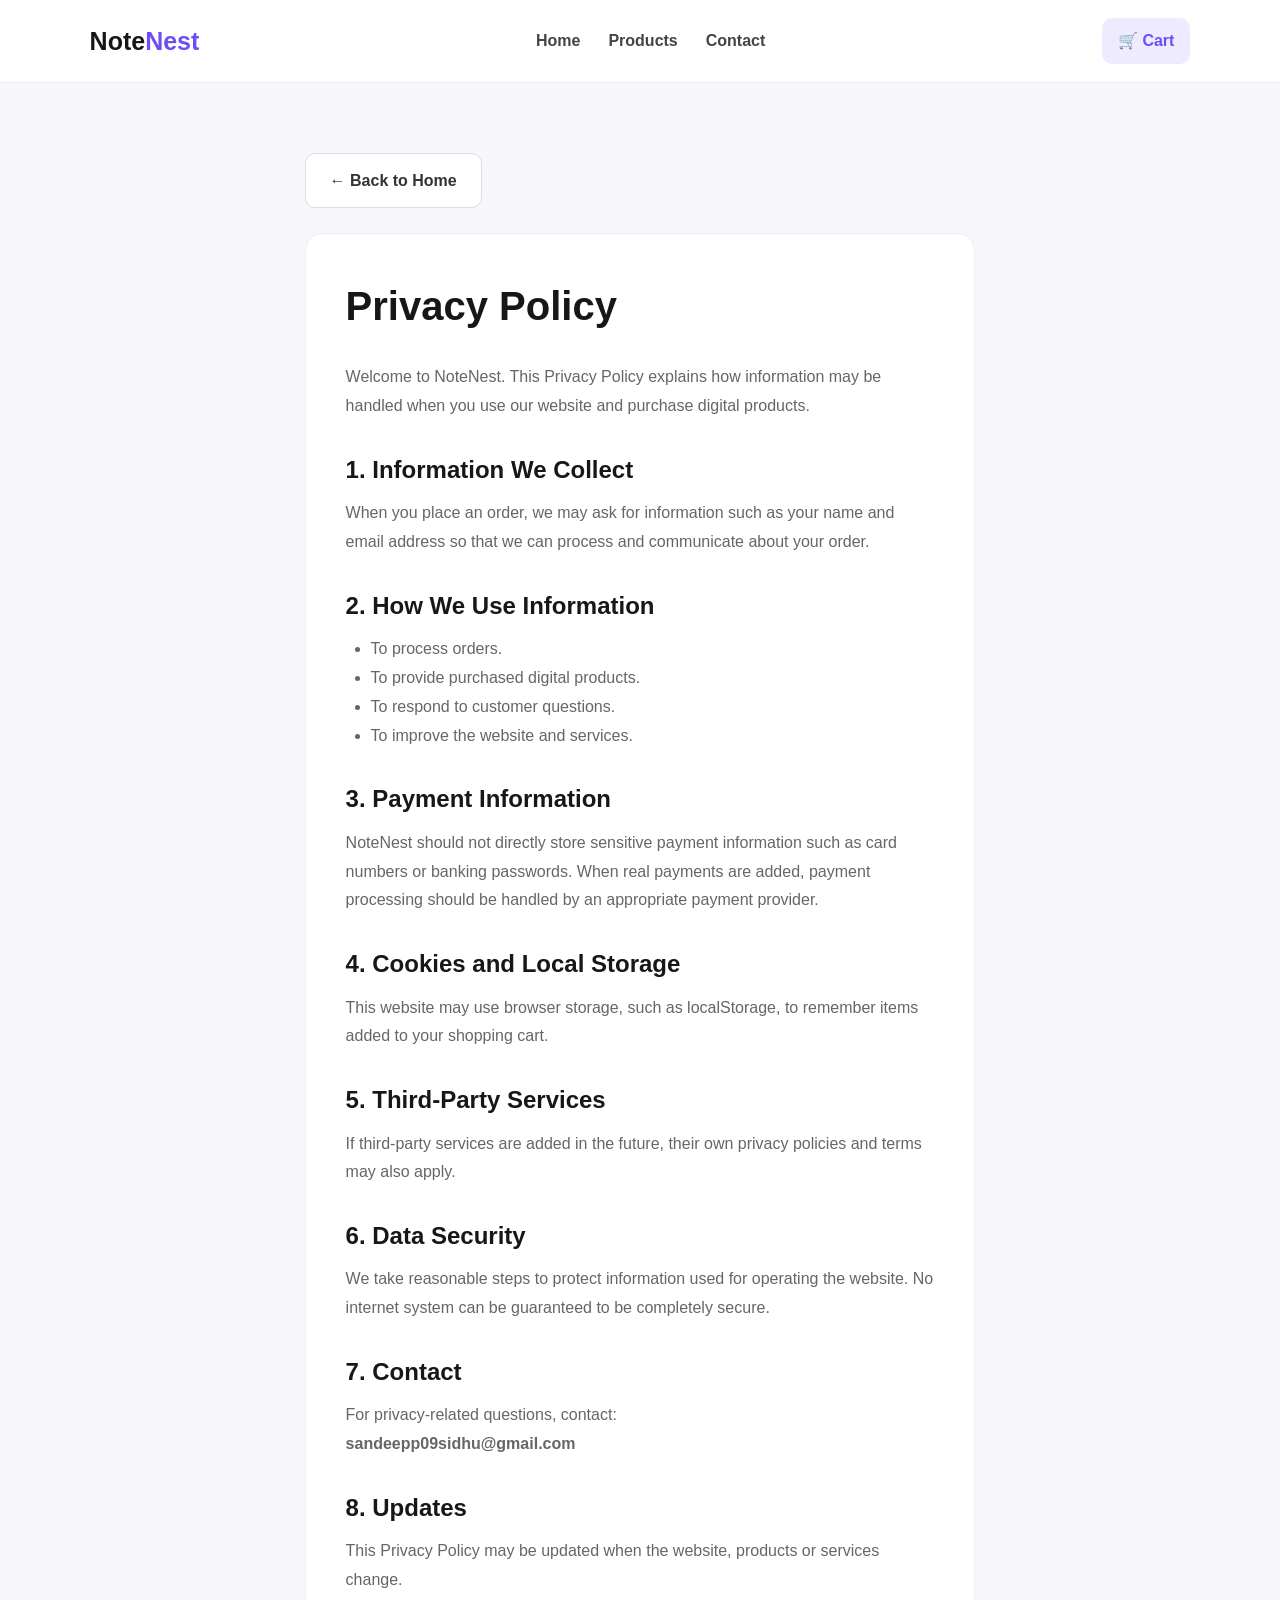
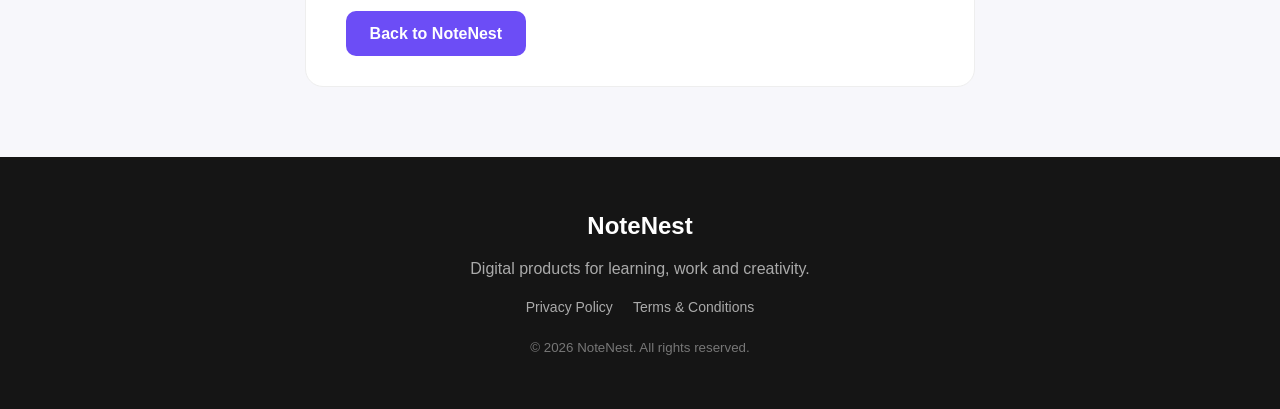
<file: privacy.html>
<!DOCTYPE html>
<html lang="en">

<head>
    <meta charset="UTF-8">

    <meta name="viewport"
          content="width=device-width, initial-scale=1.0">

    <meta name="description"
          content="NoteNest Privacy Policy">

    <title>Privacy Policy | NoteNest</title>

    <link rel="icon"
          type="image/svg+xml"
          href="./favicon.svg">

    <link rel="stylesheet"
          href="style.css">

    <style>

        .legal-page {
            max-width: 850px;
            margin: auto;
            padding: 70px 7%;
        }

        .legal-box {
            background: white;
            padding: 40px;
            border-radius: 18px;
            border: 1px solid #eee;
        }

        .legal-box h1 {
            font-size: 40px;
            margin-bottom: 25px;
        }

        .legal-box h2 {
            margin-top: 30px;
            margin-bottom: 10px;
        }

        .legal-box p,
        .legal-box li {
            color: #666;
            line-height: 1.8;
        }

        .legal-box ul {
            padding-left: 25px;
        }

        .back-link {
            display: inline-block;
            margin-bottom: 25px;
        }

        @media (max-width: 600px) {

            .legal-page {
                padding: 50px 5%;
            }

            .legal-box {
                padding: 25px;
            }

            .legal-box h1 {
                font-size: 30px;
            }

        }

    </style>

</head>


<body>


<!-- NAVBAR -->

<header class="navbar">

    <h2 class="logo">
        Note<span>Nest</span>
    </h2>

    <nav>

        <a href="index.html#home">
            Home
        </a>

        <a href="index.html#products">
            Products
        </a>

        <a href="index.html#contact">
            Contact
        </a>

    </nav>

    <a href="cart.html"
       class="cart-btn">

        🛒 Cart

    </a>

</header>


<!-- PRIVACY POLICY -->

<main class="legal-page">

    <a href="index.html"
       class="secondary-btn back-link">

        ← Back to Home

    </a>


    <div class="legal-box">

        <h1>
            Privacy Policy
        </h1>


        <p>
            Welcome to NoteNest. This Privacy Policy
            explains how information may be handled
            when you use our website and purchase
            digital products.
        </p>


        <h2>
            1. Information We Collect
        </h2>

        <p>
            When you place an order, we may ask for
            information such as your name and email
            address so that we can process and
            communicate about your order.
        </p>


        <h2>
            2. How We Use Information
        </h2>

        <ul>

            <li>
                To process orders.
            </li>

            <li>
                To provide purchased digital products.
            </li>

            <li>
                To respond to customer questions.
            </li>

            <li>
                To improve the website and services.
            </li>

        </ul>


        <h2>
            3. Payment Information
        </h2>

        <p>
            NoteNest should not directly store
            sensitive payment information such as
            card numbers or banking passwords.
            When real payments are added, payment
            processing should be handled by an
            appropriate payment provider.
        </p>


        <h2>
            4. Cookies and Local Storage
        </h2>

        <p>
            This website may use browser storage,
            such as localStorage, to remember items
            added to your shopping cart.
        </p>


        <h2>
            5. Third-Party Services
        </h2>

        <p>
            If third-party services are added in the
            future, their own privacy policies and
            terms may also apply.
        </p>


        <h2>
            6. Data Security
        </h2>

        <p>
            We take reasonable steps to protect
            information used for operating the
            website. No internet system can be
            guaranteed to be completely secure.
        </p>


        <h2>
            7. Contact
        </h2>

        <p>
            For privacy-related questions, contact:
        </p>

        <p>
            <strong>
                sandeepp09sidhu@gmail.com
            </strong>
        </p>


        <h2>
            8. Updates
        </h2>

        <p>
            This Privacy Policy may be updated when
            the website, products or services change.
        </p>


        <br>

        <a href="index.html"
           class="primary-btn">

            Back to NoteNest

        </a>

    </div>

</main>


<!-- FOOTER -->

<footer>

    <h2>
        NoteNest
    </h2>

    <p>
        Digital products for learning,
        work and creativity.
    </p>

    <div class="footer-links">

        <a href="privacy.html">
            Privacy Policy
        </a>

        <a href="terms.html">
            Terms & Conditions
        </a>

    </div>

    <small>
        © 2026 NoteNest. All rights reserved.
    </small>

</footer>


</body>

</html>
</file>
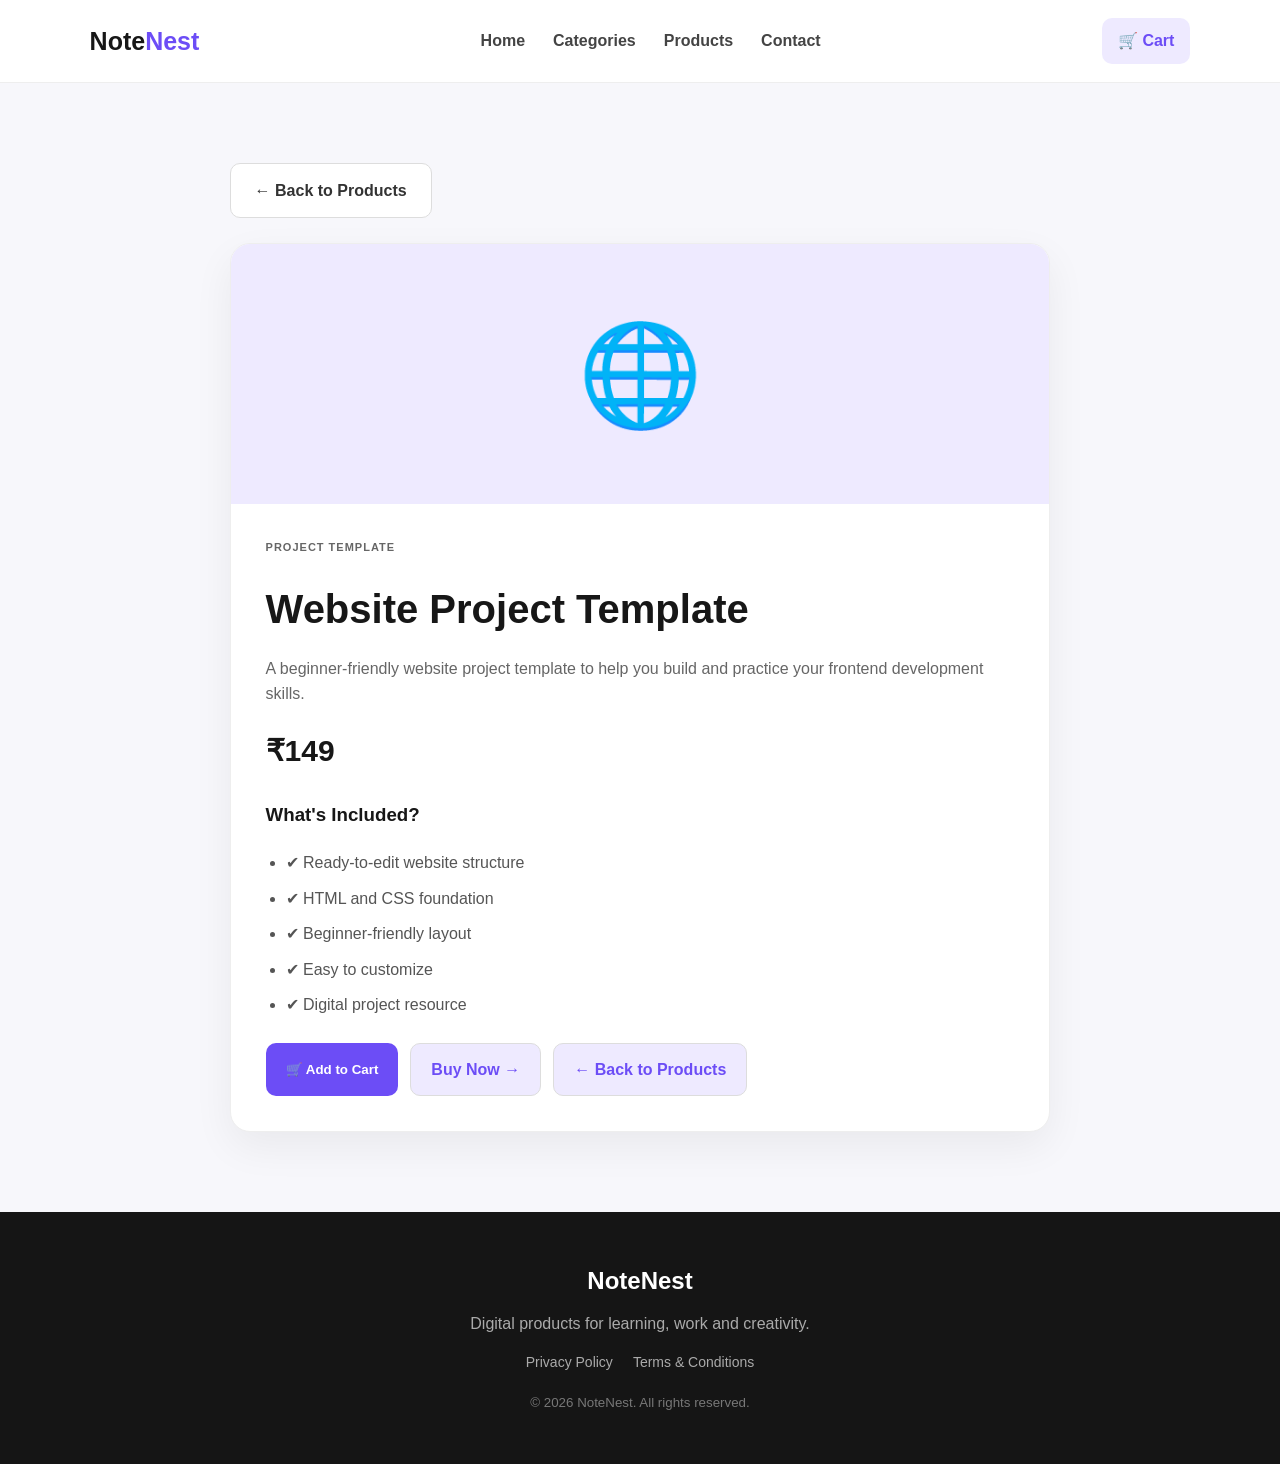
<file: project.html>
<!DOCTYPE html>
<html lang="en">

<head>
    <meta charset="UTF-8">

    <meta name="viewport"
          content="width=device-width, initial-scale=1.0">

    <meta name="description"
          content="Website Project Template - NoteNest">

    <title>Website Project Template | NoteNest</title>

    <link rel="icon"
          type="image/svg+xml"
          href="./favicon.svg">

    <link rel="stylesheet"
          href="style.css">

    <style>

        .product-page {
            max-width: 1000px;
            margin: auto;
            padding: 80px 7%;
        }

        .product-detail {
            background: white;
            border: 1px solid #eee;
            border-radius: 20px;
            overflow: hidden;
            box-shadow: 0 15px 40px rgba(0,0,0,0.06);
        }

        .product-detail-image {
            background: #eeeaff;
            padding: 50px 30px;
            text-align: center;
        }

        .project-icon {
            font-size: 100px;
        }

        .product-detail-info {
            padding: 35px;
        }

        .product-detail-info h1 {
            font-size: 40px;
            margin: 10px 0 15px;
        }

        .product-detail-info p {
            color: #666;
            margin-bottom: 20px;
        }

        .product-price {
            font-size: 30px;
            font-weight: bold;
            margin-bottom: 25px;
        }

        .product-buttons {
            display: flex;
            gap: 12px;
            flex-wrap: wrap;
            margin-top: 25px;
        }

        .product-buttons button,
        .product-buttons a {
            display: inline-block;
            padding: 13px 20px;
            border-radius: 10px;
            text-decoration: none;
            font-weight: bold;
            cursor: pointer;
        }

        .buy-btn {
            background: #eeeaff;
            color: #6c4df6;
            border: 1px solid #ddd;
        }

        .buy-btn:hover {
            background: #ddd6ff;
        }

        .feature-list {
            margin: 20px 0;
            padding-left: 20px;
        }

        .feature-list li {
            margin-bottom: 10px;
            color: #555;
        }

        .back-link {
            margin-bottom: 25px;
            display: inline-block;
        }

        @media (max-width: 600px) {

            .product-page {
                padding: 55px 5%;
            }

            .product-detail-info {
                padding: 25px;
            }

            .product-detail-info h1 {
                font-size: 30px;
            }

            .product-buttons {
                flex-direction: column;
            }

            .product-buttons a,
            .product-buttons button {
                width: 100%;
                text-align: center;
            }

        }

    </style>

</head>


<body>


<!-- ================= NAVBAR ================= -->

<header class="navbar">

    <h2 class="logo">
        Note<span>Nest</span>
    </h2>

    <nav>

        <a href="index.html#home">
            Home
        </a>

        <a href="index.html#categories">
            Categories
        </a>

        <a href="index.html#products">
            Products
        </a>

        <a href="index.html#contact">
            Contact
        </a>

    </nav>

    <a href="cart.html"
       class="cart-btn">

        🛒 Cart

    </a>

</header>


<!-- ================= PRODUCT PAGE ================= -->

<main class="product-page">

    <a href="index.html#products"
       class="secondary-btn back-link">

        ← Back to Products

    </a>


    <div class="product-detail">


        <!-- PRODUCT IMAGE -->

        <div class="product-detail-image">

            <div class="project-icon">
                🌐
            </div>

        </div>


        <!-- PRODUCT INFORMATION -->

        <div class="product-detail-info">

            <p class="product-category">
                PROJECT TEMPLATE
            </p>

            <h1>
                Website Project Template
            </h1>

            <p>
                A beginner-friendly website project
                template to help you build and
                practice your frontend development
                skills.
            </p>


            <div class="product-price">
                ₹149
            </div>


            <h3>
                What's Included?
            </h3>

            <ul class="feature-list">

                <li>
                    ✔ Ready-to-edit website structure
                </li>

                <li>
                    ✔ HTML and CSS foundation
                </li>

                <li>
                    ✔ Beginner-friendly layout
                </li>

                <li>
                    ✔ Easy to customize
                </li>

                <li>
                    ✔ Digital project resource
                </li>

            </ul>


            <!-- BUTTONS -->

            <div class="product-buttons">

                <button
                    class="primary-btn"
                    onclick="addToCart(
                        'Website Project Template',
                        149
                    )">

                    🛒 Add to Cart

                </button>


                <a
                    href="checkout.html"
                    class="buy-btn">

                    Buy Now →

                </a>


                <a
                    href="index.html#products"
                    class="buy-btn">

                    ← Back to Products

                </a>

            </div>

        </div>

    </div>

</main>


<!-- ================= FOOTER ================= -->

<footer>

    <h2>
        NoteNest
    </h2>

    <p>
        Digital products for learning,
        work and creativity.
    </p>


    <div class="footer-links">

        <a href="privacy.html">
            Privacy Policy
        </a>

        <a href="terms.html">
            Terms & Conditions
        </a>

    </div>


    <small>
        © 2026 NoteNest. All rights reserved.
    </small>

</footer>


<script src="script.js"></script>


</body>

</html>
</file>
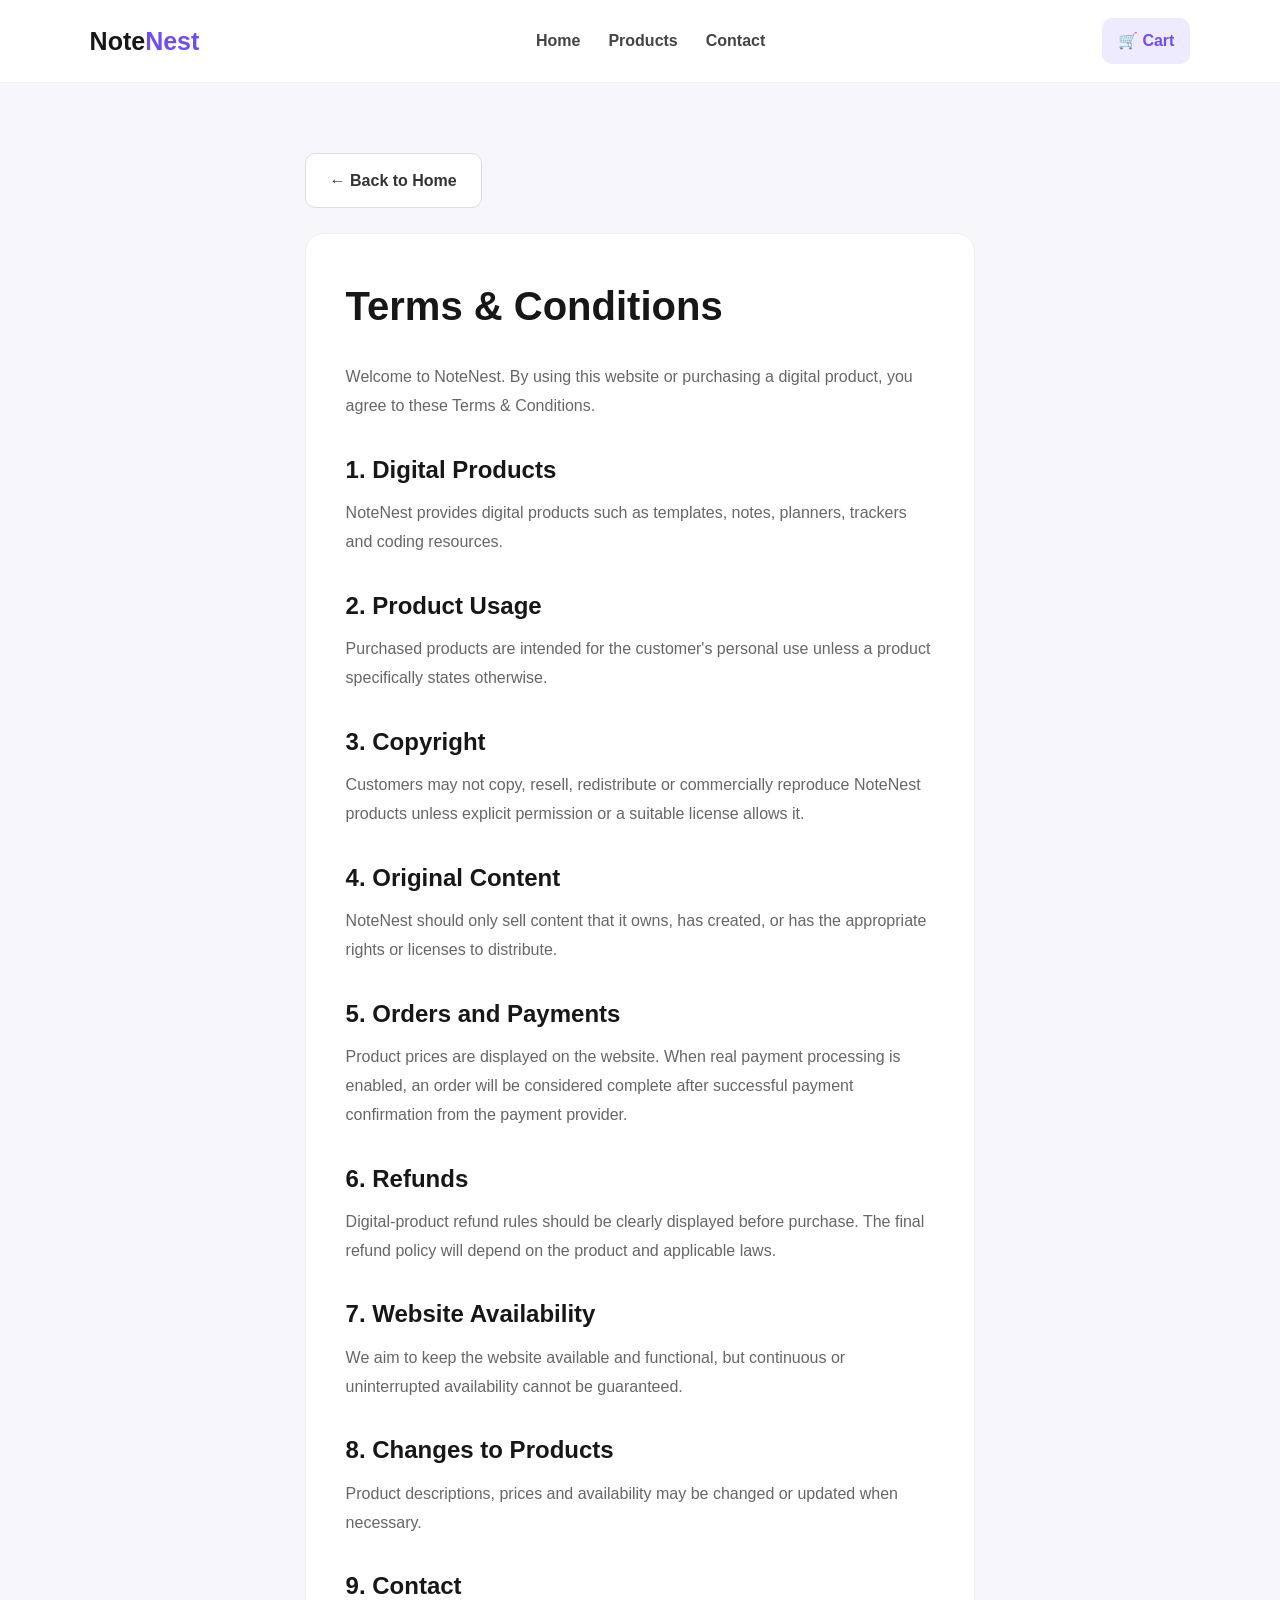
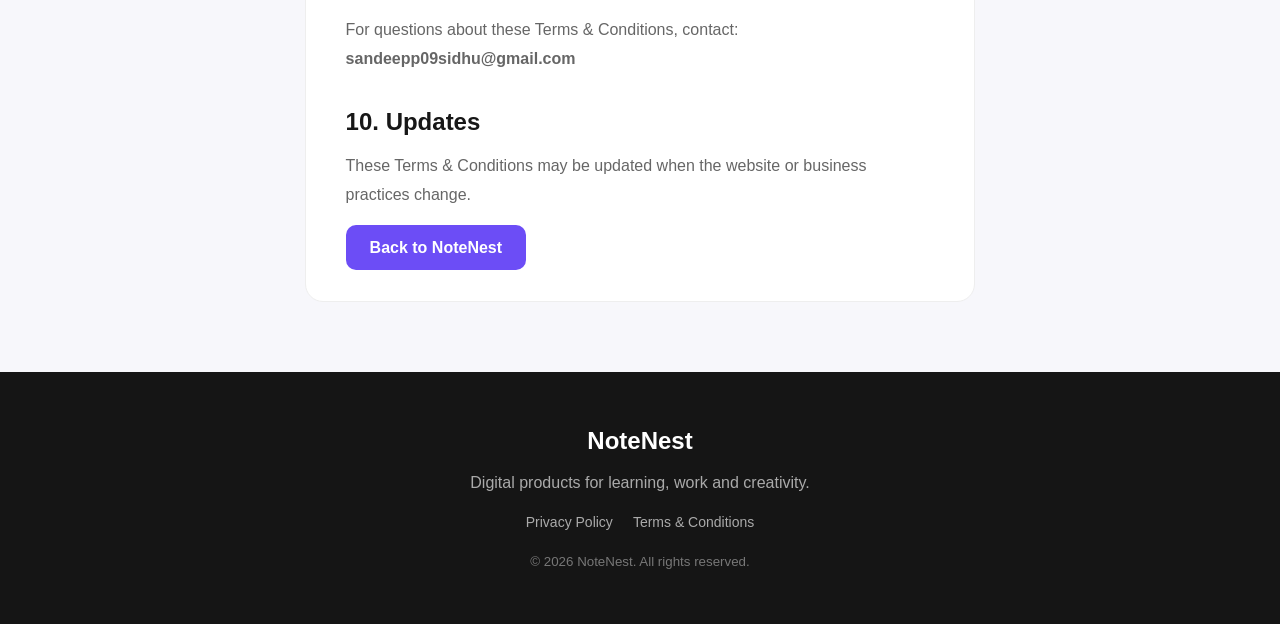
<file: terms.html>
<!DOCTYPE html>
<html lang="en">

<head>
    <meta charset="UTF-8">

    <meta name="viewport"
          content="width=device-width, initial-scale=1.0">

    <meta name="description"
          content="NoteNest Terms and Conditions">

    <title>Terms & Conditions | NoteNest</title>

    <link rel="icon"
          type="image/svg+xml"
          href="./favicon.svg">

    <link rel="stylesheet"
          href="style.css">

    <style>

        .legal-page {
            max-width: 850px;
            margin: auto;
            padding: 70px 7%;
        }

        .legal-box {
            background: white;
            padding: 40px;
            border-radius: 18px;
            border: 1px solid #eee;
        }

        .legal-box h1 {
            font-size: 40px;
            margin-bottom: 25px;
        }

        .legal-box h2 {
            margin-top: 30px;
            margin-bottom: 10px;
        }

        .legal-box p,
        .legal-box li {
            color: #666;
            line-height: 1.8;
        }

        .legal-box ul {
            padding-left: 25px;
        }

        .back-link {
            display: inline-block;
            margin-bottom: 25px;
        }

        @media (max-width: 600px) {

            .legal-page {
                padding: 50px 5%;
            }

            .legal-box {
                padding: 25px;
            }

            .legal-box h1 {
                font-size: 30px;
            }

        }

    </style>

</head>


<body>


<!-- NAVBAR -->

<header class="navbar">

    <h2 class="logo">
        Note<span>Nest</span>
    </h2>

    <nav>

        <a href="index.html#home">
            Home
        </a>

        <a href="index.html#products">
            Products
        </a>

        <a href="index.html#contact">
            Contact
        </a>

    </nav>

    <a href="cart.html"
       class="cart-btn">

        🛒 Cart

    </a>

</header>


<!-- TERMS -->

<main class="legal-page">

    <a href="index.html"
       class="secondary-btn back-link">

        ← Back to Home

    </a>


    <div class="legal-box">

        <h1>
            Terms & Conditions
        </h1>


        <p>
            Welcome to NoteNest. By using this
            website or purchasing a digital product,
            you agree to these Terms & Conditions.
        </p>


        <h2>
            1. Digital Products
        </h2>

        <p>
            NoteNest provides digital products such
            as templates, notes, planners, trackers
            and coding resources.
        </p>


        <h2>
            2. Product Usage
        </h2>

        <p>
            Purchased products are intended for the
            customer's personal use unless a product
            specifically states otherwise.
        </p>


        <h2>
            3. Copyright
        </h2>

        <p>
            Customers may not copy, resell,
            redistribute or commercially reproduce
            NoteNest products unless explicit
            permission or a suitable license allows it.
        </p>


        <h2>
            4. Original Content
        </h2>

        <p>
            NoteNest should only sell content that it
            owns, has created, or has the appropriate
            rights or licenses to distribute.
        </p>


        <h2>
            5. Orders and Payments
        </h2>

        <p>
            Product prices are displayed on the
            website. When real payment processing is
            enabled, an order will be considered
            complete after successful payment
            confirmation from the payment provider.
        </p>


        <h2>
            6. Refunds
        </h2>

        <p>
            Digital-product refund rules should be
            clearly displayed before purchase.
            The final refund policy will depend on
            the product and applicable laws.
        </p>


        <h2>
            7. Website Availability
        </h2>

        <p>
            We aim to keep the website available and
            functional, but continuous or
            uninterrupted availability cannot be
            guaranteed.
        </p>


        <h2>
            8. Changes to Products</h2>

        <p>
            Product descriptions, prices and
            availability may be changed or updated
            when necessary.
        </p>


        <h2>
            9. Contact
        </h2>

        <p>
            For questions about these Terms &
            Conditions, contact:
        </p>

        <p>
            <strong>
                sandeepp09sidhu@gmail.com
            </strong>
        </p>


        <h2>
            10. Updates
        </h2>

        <p>
            These Terms & Conditions may be updated
            when the website or business practices
            change.
        </p>


        <br>

        <a href="index.html"
           class="primary-btn">

            Back to NoteNest

        </a>

    </div>

</main>


<!-- FOOTER -->

<footer>

    <h2>
        NoteNest
    </h2>

    <p>
        Digital products for learning,
        work and creativity.
    </p>

    <div class="footer-links">

        <a href="privacy.html">
            Privacy Policy
        </a>

        <a href="terms.html">
            Terms & Conditions
        </a>

    </div>

    <small>
        © 2026 NoteNest. All rights reserved.
    </small>

</footer>


</body>

</html>
</file>
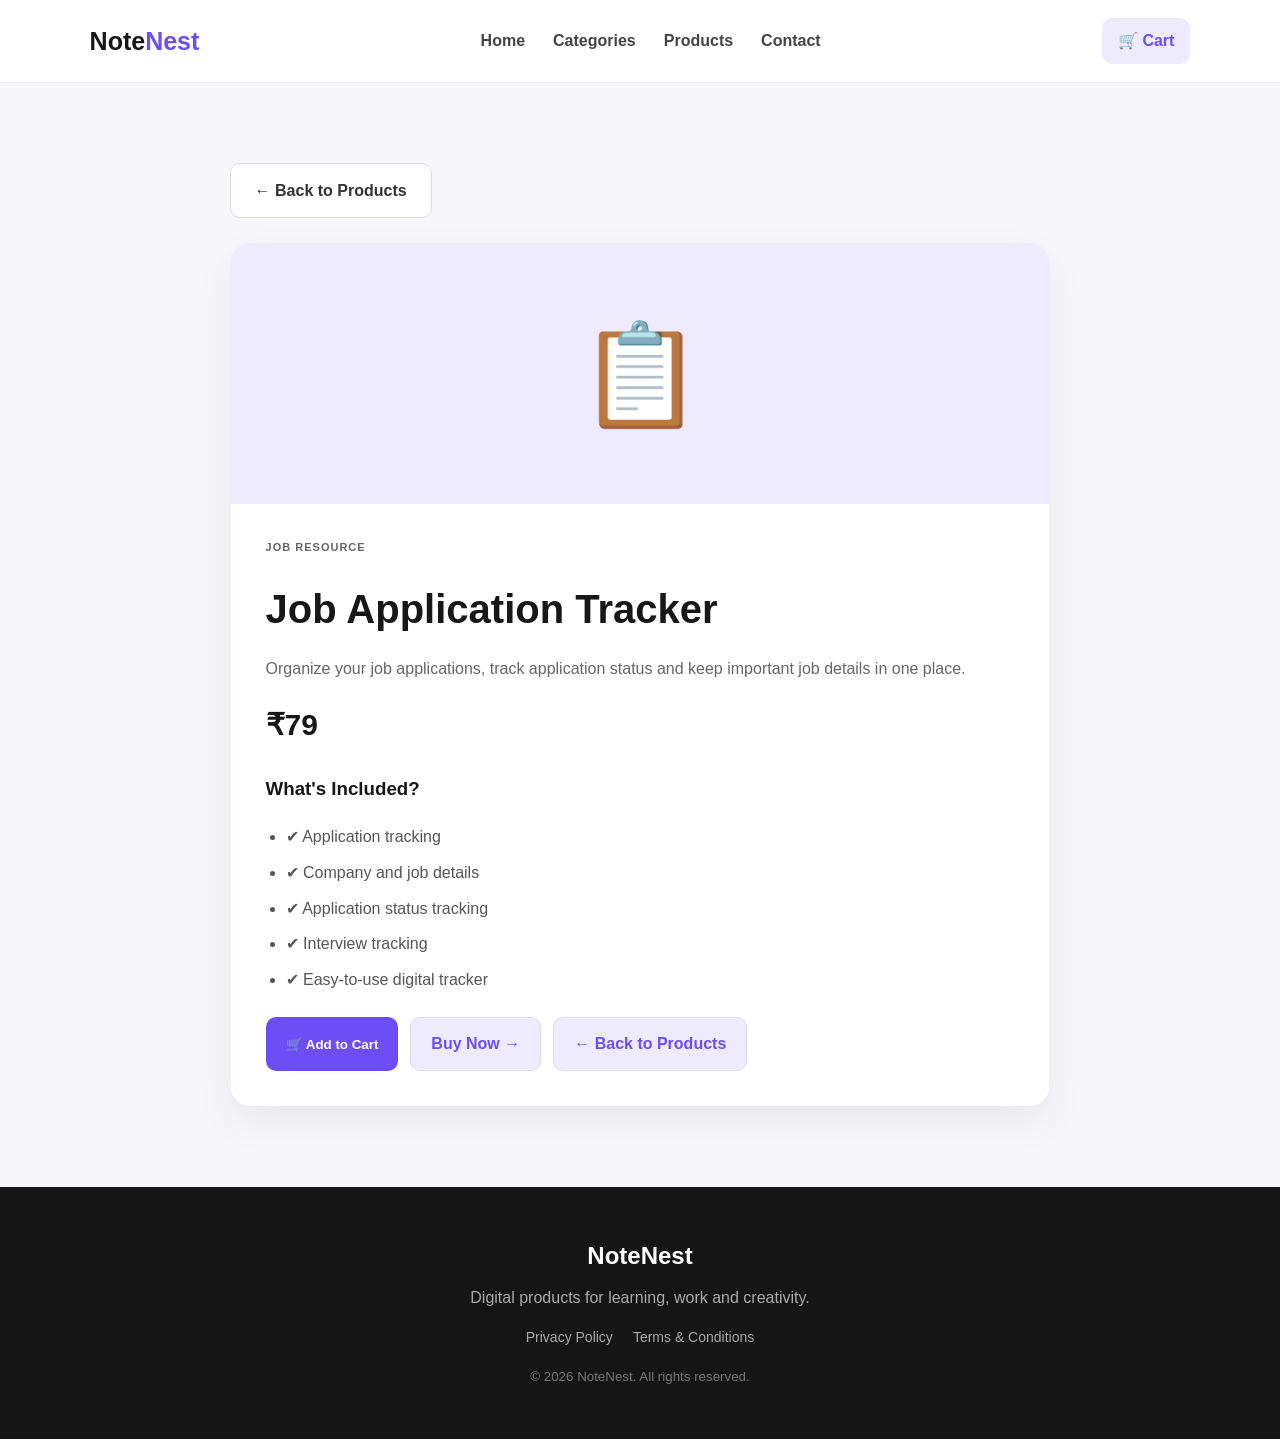
<file: tracker.html>
<!DOCTYPE html>
<html lang="en">

<head>
    <meta charset="UTF-8">

    <meta name="viewport"
          content="width=device-width, initial-scale=1.0">

    <meta name="description"
          content="Job Application Tracker - NoteNest">

    <title>Job Application Tracker | NoteNest</title>

    <link rel="icon"
          type="image/svg+xml"
          href="./favicon.svg">

    <link rel="stylesheet"
          href="style.css">

    <style>

        .product-page {
            max-width: 1000px;
            margin: auto;
            padding: 80px 7%;
        }

        .product-detail {
            background: white;
            border: 1px solid #eee;
            border-radius: 20px;
            overflow: hidden;
            box-shadow: 0 15px 40px rgba(0,0,0,0.06);
        }

        .product-detail-image {
            background: #eeeaff;
            padding: 50px 30px;
            text-align: center;
        }

        .tracker-icon {
            font-size: 100px;
        }

        .product-detail-info {
            padding: 35px;
        }

        .product-detail-info h1 {
            font-size: 40px;
            margin: 10px 0 15px;
        }

        .product-detail-info p {
            color: #666;
            margin-bottom: 20px;
        }

        .product-price {
            font-size: 30px;
            font-weight: bold;
            margin-bottom: 25px;
        }

        .product-buttons {
            display: flex;
            gap: 12px;
            flex-wrap: wrap;
            margin-top: 25px;
        }

        .product-buttons button,
        .product-buttons a {
            display: inline-block;
            padding: 13px 20px;
            border-radius: 10px;
            text-decoration: none;
            font-weight: bold;
            cursor: pointer;
        }

        .buy-btn {
            background: #eeeaff;
            color: #6c4df6;
            border: 1px solid #ddd;
        }

        .buy-btn:hover {
            background: #ddd6ff;
        }

        .feature-list {
            margin: 20px 0;
            padding-left: 20px;
        }

        .feature-list li {
            margin-bottom: 10px;
            color: #555;
        }

        .back-link {
            margin-bottom: 25px;
            display: inline-block;
        }

        @media (max-width: 600px) {

            .product-page {
                padding: 55px 5%;
            }

            .product-detail-info {
                padding: 25px;
            }

            .product-detail-info h1 {
                font-size: 30px;
            }

            .product-buttons {
                flex-direction: column;
            }

            .product-buttons a,
            .product-buttons button {
                width: 100%;
                text-align: center;
            }

        }

    </style>

</head>


<body>


<!-- ================= NAVBAR ================= -->

<header class="navbar">

    <h2 class="logo">
        Note<span>Nest</span>
    </h2>

    <nav>

        <a href="index.html#home">
            Home
        </a>

        <a href="index.html#categories">
            Categories
        </a>

        <a href="index.html#products">
            Products
        </a>

        <a href="index.html#contact">
            Contact
        </a>

    </nav>

    <a href="cart.html"
       class="cart-btn">

        🛒 Cart

    </a>

</header>


<!-- ================= PRODUCT PAGE ================= -->

<main class="product-page">

    <a href="index.html#products"
       class="secondary-btn back-link">

        ← Back to Products

    </a>


    <div class="product-detail">


        <!-- PRODUCT IMAGE -->

        <div class="product-detail-image">

            <div class="tracker-icon">
                📋
            </div>

        </div>


        <!-- PRODUCT INFORMATION -->

        <div class="product-detail-info">

            <p class="product-category">
                JOB RESOURCE
            </p>

            <h1>
                Job Application Tracker
            </h1>

            <p>
                Organize your job applications,
                track application status and keep
                important job details in one place.
            </p>


            <div class="product-price">
                ₹79
            </div>


            <h3>
                What's Included?
            </h3>

            <ul class="feature-list">

                <li>
                    ✔ Application tracking
                </li>

                <li>
                    ✔ Company and job details
                </li>

                <li>
                    ✔ Application status tracking
                </li>

                <li>
                    ✔ Interview tracking
                </li>

                <li>
                    ✔ Easy-to-use digital tracker
                </li>

            </ul>


            <!-- BUTTONS -->

            <div class="product-buttons">

                <button
                    class="primary-btn"
                    onclick="addToCart(
                        'Job Application Tracker',
                        79
                    )">

                    🛒 Add to Cart

                </button>


                <a
                    href="checkout.html"
                    class="buy-btn">

                    Buy Now →

                </a>


                <a
                    href="index.html#products"
                    class="buy-btn">

                    ← Back to Products

                </a>

            </div>

        </div>

    </div>

</main>


<!-- ================= FOOTER ================= -->

<footer>

    <h2>
        NoteNest
    </h2>

    <p>
        Digital products for learning,
        work and creativity.
    </p>


    <div class="footer-links">

        <a href="privacy.html">
            Privacy Policy
        </a>

        <a href="terms.html">
            Terms & Conditions
        </a>

    </div>


    <small>
        © 2026 NoteNest. All rights reserved.
    </small>

</footer>


<script src="script.js"></script>


</body>

</html>
</file>
<file: style.css>
* {
    margin: 0;
    padding: 0;
    box-sizing: border-box;
}

html {
    scroll-behavior: smooth;
}

body {
    font-family: Arial, sans-serif;
    background: #f7f7fb;
    color: #171717;
    line-height: 1.6;
}


/* =========================
   NAVBAR
========================= */

.navbar {
    position: sticky;
    top: 0;
    z-index: 1000;

    display: flex;
    align-items: center;
    justify-content: space-between;

    padding: 18px 7%;

    background: white;
    border-bottom: 1px solid #eee;
}

.logo {
    font-size: 25px;
    font-weight: 800;
}

.logo span {
    color: #6c4df6;
}

.navbar nav {
    display: flex;
    gap: 28px;
}

.navbar nav a {
    text-decoration: none;
    color: #444;
    font-weight: 600;
}

.navbar nav a:hover {
    color: #6c4df6;
}

.cart-btn {
    border: none;
    background: #eeeaff;
    color: #6c4df6;

    padding: 10px 16px;

    border-radius: 10px;

    font-weight: bold;
    text-decoration: none;

    display: inline-block;
}


/* =========================
   HERO
========================= */

.hero {
    min-height: 600px;

    display: flex;
    align-items: center;
    justify-content: center;

    padding: 80px 7%;

    text-align: center;

    background: white;
}

.hero-content {
    max-width: 800px;
}

.small-title {
    color: #6c4df6;

    font-size: 13px;
    font-weight: bold;

    letter-spacing: 2px;

    margin-bottom: 20px;
}

.hero h1 {
    font-size: clamp(45px, 8vw, 80px);

    line-height: 1.05;

    margin-bottom: 25px;
}

.hero h1 span {
    color: #6c4df6;
}

.hero-description {
    max-width: 650px;

    margin: auto;

    color: #666;

    font-size: 18px;
}

.hero-buttons {
    margin-top: 35px;

    display: flex;
    justify-content: center;

    gap: 15px;

    flex-wrap: wrap;
}

.primary-btn,
.secondary-btn {
    padding: 14px 24px;

    border-radius: 10px;

    text-decoration: none;

    font-weight: bold;
}

.primary-btn {
    background: #6c4df6;
    color: white;

    border: none;

    cursor: pointer;
}

.primary-btn:hover {
    background: #5638e8;
}

.secondary-btn {
    background: white;

    color: #333;

    border: 1px solid #ddd;
}


/* =========================
   SECTIONS
========================= */

.section {
    max-width: 1250px;

    margin: auto;

    padding: 90px 7%;
}

.section-label {
    color: #6c4df6;

    font-size: 12px;

    font-weight: bold;

    letter-spacing: 2px;
}

.section h2 {
    font-size: 38px;

    margin: 8px 0 40px;
}

.section h2 span {
    color: #6c4df6;
}


/* =========================
   CATEGORIES
========================= */

.category-grid {
    display: grid;

    grid-template-columns: repeat(4, 1fr);

    gap: 20px;
}

.category-card {
    background: white;

    padding: 30px;

    border-radius: 16px;

    border: 1px solid #eee;

    transition: 0.3s;
}

.category-card:hover {
    transform: translateY(-6px);

    box-shadow:
        0 15px 35px rgba(0, 0, 0, 0.08);
}

.icon {
    font-size: 40px;

    margin-bottom: 15px;
}

.category-card h3 {
    margin-bottom: 8px;
}

.category-card p {
    color: #777;

    font-size: 14px;
}


/* =========================
   PRODUCTS
========================= */

.product-grid {
    display: grid;

    grid-template-columns: repeat(3, 1fr);

    gap: 25px;

    align-items: stretch;
}

.product-card {
    background: white;

    border: 1px solid #eee;

    border-radius: 18px;

    overflow: hidden;

    transition: 0.3s;
}

.product-card:hover {
    transform: translateY(-5px);

    box-shadow:
        0 15px 35px rgba(0, 0, 0, 0.08);
}


/* PRODUCT IMAGE */

.product-image {
    height: 220px;

    display: flex;

    align-items: center;

    justify-content: center;

    background: #eeeaff;

    font-size: 70px;

    overflow: hidden;
}

.product-image img {
    width: 100%;
    height: 100%;

    object-fit: cover;

    display: block;
}


/* PRODUCT INFO */

.product-info {
    padding: 25px;

    display: flex;

    flex-direction: column;

    min-height: 250px;
}

.product-category {
    color: #6c4df6;

    font-size: 11px;

    font-weight: bold;

    letter-spacing: 1px;
}

.product-info h3 {
    font-size: 21px;

    margin: 8px 0;
}

.product-info > p:not(.product-category) {
    color: #777;

    font-size: 14px;
}


/* PRODUCT FOOTER */

.product-footer {
    margin-top: auto;

    display: flex;

    align-items: center;

    justify-content: space-between;

    gap: 15px;

    flex-wrap: wrap;
}

.product-footer strong {
    font-size: 22px;
}


/* =========================
   PRODUCT BUTTONS
========================= */

.product-actions {
    display: flex;

    align-items: center;

    justify-content: flex-end;

    gap: 8px;

    flex-wrap: wrap;
}

.product-actions button,
.product-actions a {
    display: inline-block;

    padding: 10px 13px;

    border-radius: 9px;

    font-size: 13px;

    font-weight: bold;

    text-decoration: none;

    cursor: pointer;

    white-space: nowrap;
}


/* ADD TO CART */

.product-actions .primary-btn {
    background: #6c4df6 !important;

    color: white !important;

    border: none !important;
}

.product-actions .primary-btn:hover {
    background: #5638e8 !important;
}


/* BUY NOW */

.product-actions .buy-btn {
    background: #eeeaff !important;

    color: #6c4df6 !important;

    border: 1px solid #ddd !important;
}

.product-actions .buy-btn:hover {
    background: #ddd6ff !important;
}


/* =========================
   CONTACT
========================= */

#contact .product-card {
    max-width: 700px;

    margin: 0 auto;
}

#contact .product-info {
    text-align: center;
}

#contact .product-info h3 {
    font-size: 25px;
}

#contact .product-info p {
    color: #666;
}

#contact .product-info strong {
    color: #171717;

    word-break: break-word;
}

#contact .primary-btn {
    display: inline-block;
}


/* =========================
   FOOTER
========================= */

footer {
    background: #151515;

    color: white;

    padding: 50px 7%;

    text-align: center;
}

footer p {
    color: #aaa;

    margin: 10px 0 15px;
}

footer small {
    color: #777;
}


/* =========================
   TABLET
========================= */

@media (max-width: 900px) {

    .category-grid {
        grid-template-columns: repeat(2, 1fr);
    }

    .product-grid {
        grid-template-columns: repeat(2, 1fr);
    }

}


/* =========================
   MOBILE
========================= */

@media (max-width: 600px) {

    .navbar {
        padding: 15px 5%;
    }

    .navbar nav {
        display: none;
    }

    .hero {
        min-height: 550px;

        padding: 60px 5%;
    }

    .hero h1 {
        font-size: 48px;
    }

    .hero-description {
        font-size: 16px;
    }

    .section {
        padding: 65px 5%;
    }

    .section h2 {
        font-size: 30px;
    }

    .category-grid,
    .product-grid {
        grid-template-columns: 1fr;
    }

    .product-footer {
        align-items: flex-start;
    }

    .product-actions {
        justify-content: flex-start;
    }

}
/* ===== EXTRA TABLET & MOBILE IMPROVEMENTS ===== */

@media (max-width: 900px) {

    .navbar {
        padding: 16px 5%;
    }

    .navbar nav {
        gap: 15px;
    }

    .hero {
        min-height: 520px;
    }

    .product-grid {
        grid-template-columns: repeat(2, 1fr);
    }

    .category-grid {
        grid-template-columns: repeat(2, 1fr);
    }

    .product-image {
        height: 200px;
    }
}


@media (max-width: 650px) {

    .navbar {
        flex-wrap: wrap;
        gap: 12px;
    }

    .navbar nav {
        display: none;
    }

    .cart-btn {
        margin-left: auto;
    }

    .hero {
        min-height: 500px;
        padding: 60px 5%;
    }

    .hero h1 {
        font-size: 44px;
    }

    .hero-description {
        font-size: 15px;
    }

    .hero-buttons {
        flex-direction: column;
    }

    .hero-buttons a {
        width: 100%;
        text-align: center;
    }

    .section {
        padding: 60px 5%;
    }

    .section h2 {
        font-size: 30px;
    }

    .category-grid,
    .product-grid {
        grid-template-columns: 1fr;
    }

    .product-image {
        height: 220px;
    }

    .product-info {
        padding: 20px;
    }

    .product-footer {
        flex-direction: column;
        align-items: flex-start;
    }

    .product-actions {
        width: 100%;
        justify-content: flex-start;
    }

    .product-actions a,
    .product-actions button {
        flex: 1;
        text-align: center;
    }

    .checkout-page,
    .product-page,
    .cart-page {
        padding: 55px 5%;
    }
}
.footer-links {
    display: flex;
    justify-content: center;
    gap: 20px;
    margin: 15px 0;
    flex-wrap: wrap;
}

.footer-links a {
    color: #aaa;
    text-decoration: none;
    font-size: 14px;
}

.footer-links a:hover {
    color: white;
}
/* ===== PRODUCT SEARCH ===== */

.search-box {
    max-width: 500px;
    margin: -20px auto 35px;
}

.search-box input {
    width: 100%;
    padding: 15px 18px;
    border: 1px solid #ddd;
    border-radius: 12px;
    background: white;
    font-size: 16px;
    outline: none;
}

.search-box input:focus {
    border-color: #6c4df6;
    box-shadow: 0 0 0 3px #eeeaff;
}
.category-card {
    cursor: pointer;
}

.category-card:hover {
    transform: translateY(-6px);
}
/* ================= PRODUCT CARD POLISH ================= */

.product-card {
    transition: transform 0.25s ease,
                box-shadow 0.25s ease;
}

.product-card:hover {
    transform: translateY(-7px);
    box-shadow: 0 18px 40px rgba(0, 0, 0, 0.10);
}

.product-actions {
    margin-top: 10px;
}

.product-actions button,
.product-actions a {
    transition: 0.2s ease;
}

.product-actions button:hover,
.product-actions a:hover {
    transform: translateY(-2px);
}


/* ================= CATEGORY CARDS ================= */

.category-card {
    cursor: pointer;
    transition: transform 0.25s ease,
                box-shadow 0.25s ease;
}

.category-card:hover {
    transform: translateY(-7px);
    box-shadow: 0 15px 35px rgba(0, 0, 0, 0.08);
}


/* ================= SEARCH ================= */

.search-box {
    max-width: 500px;
    margin: -20px auto 30px;
}

.search-box input {
    width: 100%;
    padding: 15px 18px;
    border: 1px solid #ddd;
    border-radius: 12px;
    background: white;
    font-size: 16px;
    outline: none;
}

.search-box input:focus {
    border-color: #6c4df6;
    box-shadow: 0 0 0 3px #eeeaff;
}


/* ================= FOOTER LINKS ================= */

.footer-links {
    display: flex;
    justify-content: center;
    gap: 20px;
    margin: 15px 0;
    flex-wrap: wrap;
}

.footer-links a {
    color: #aaa;
    text-decoration: none;
    font-size: 14px;
}

.footer-links a:hover {
    color: white;
}
</file>
